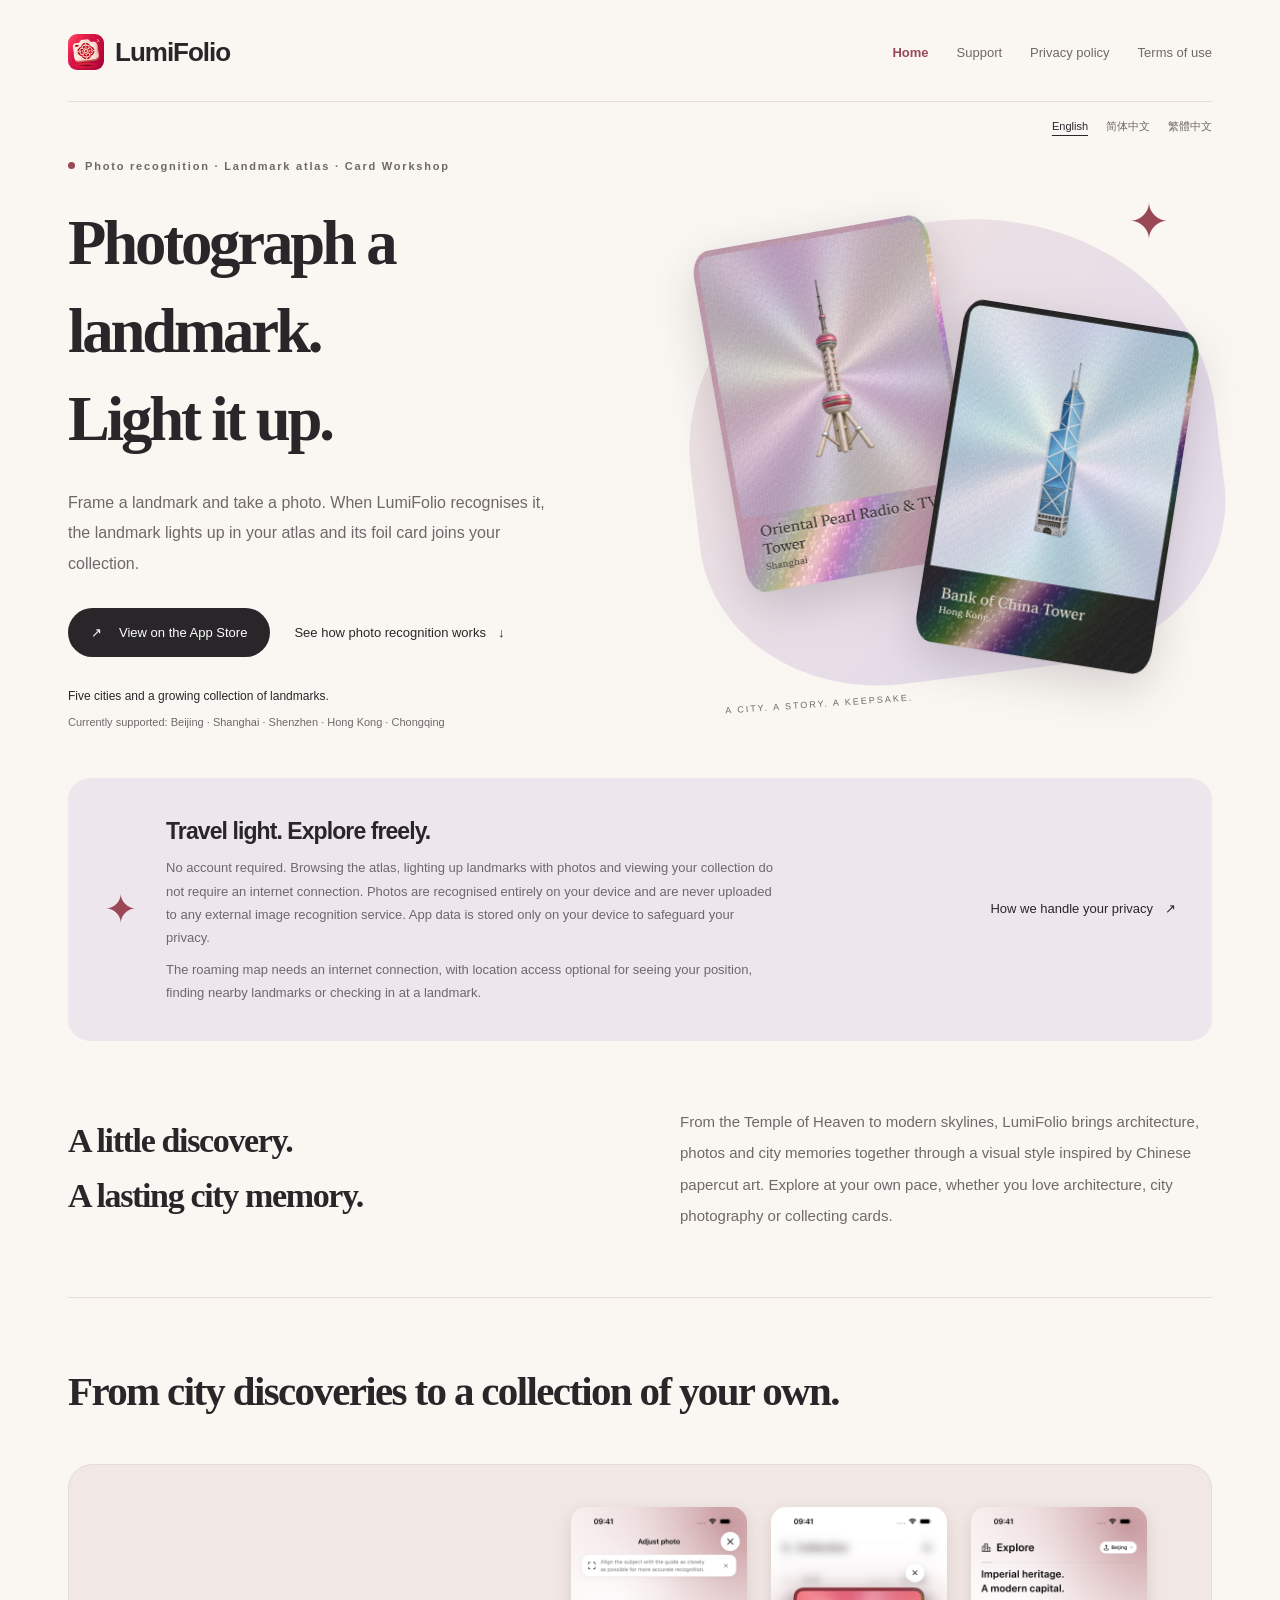
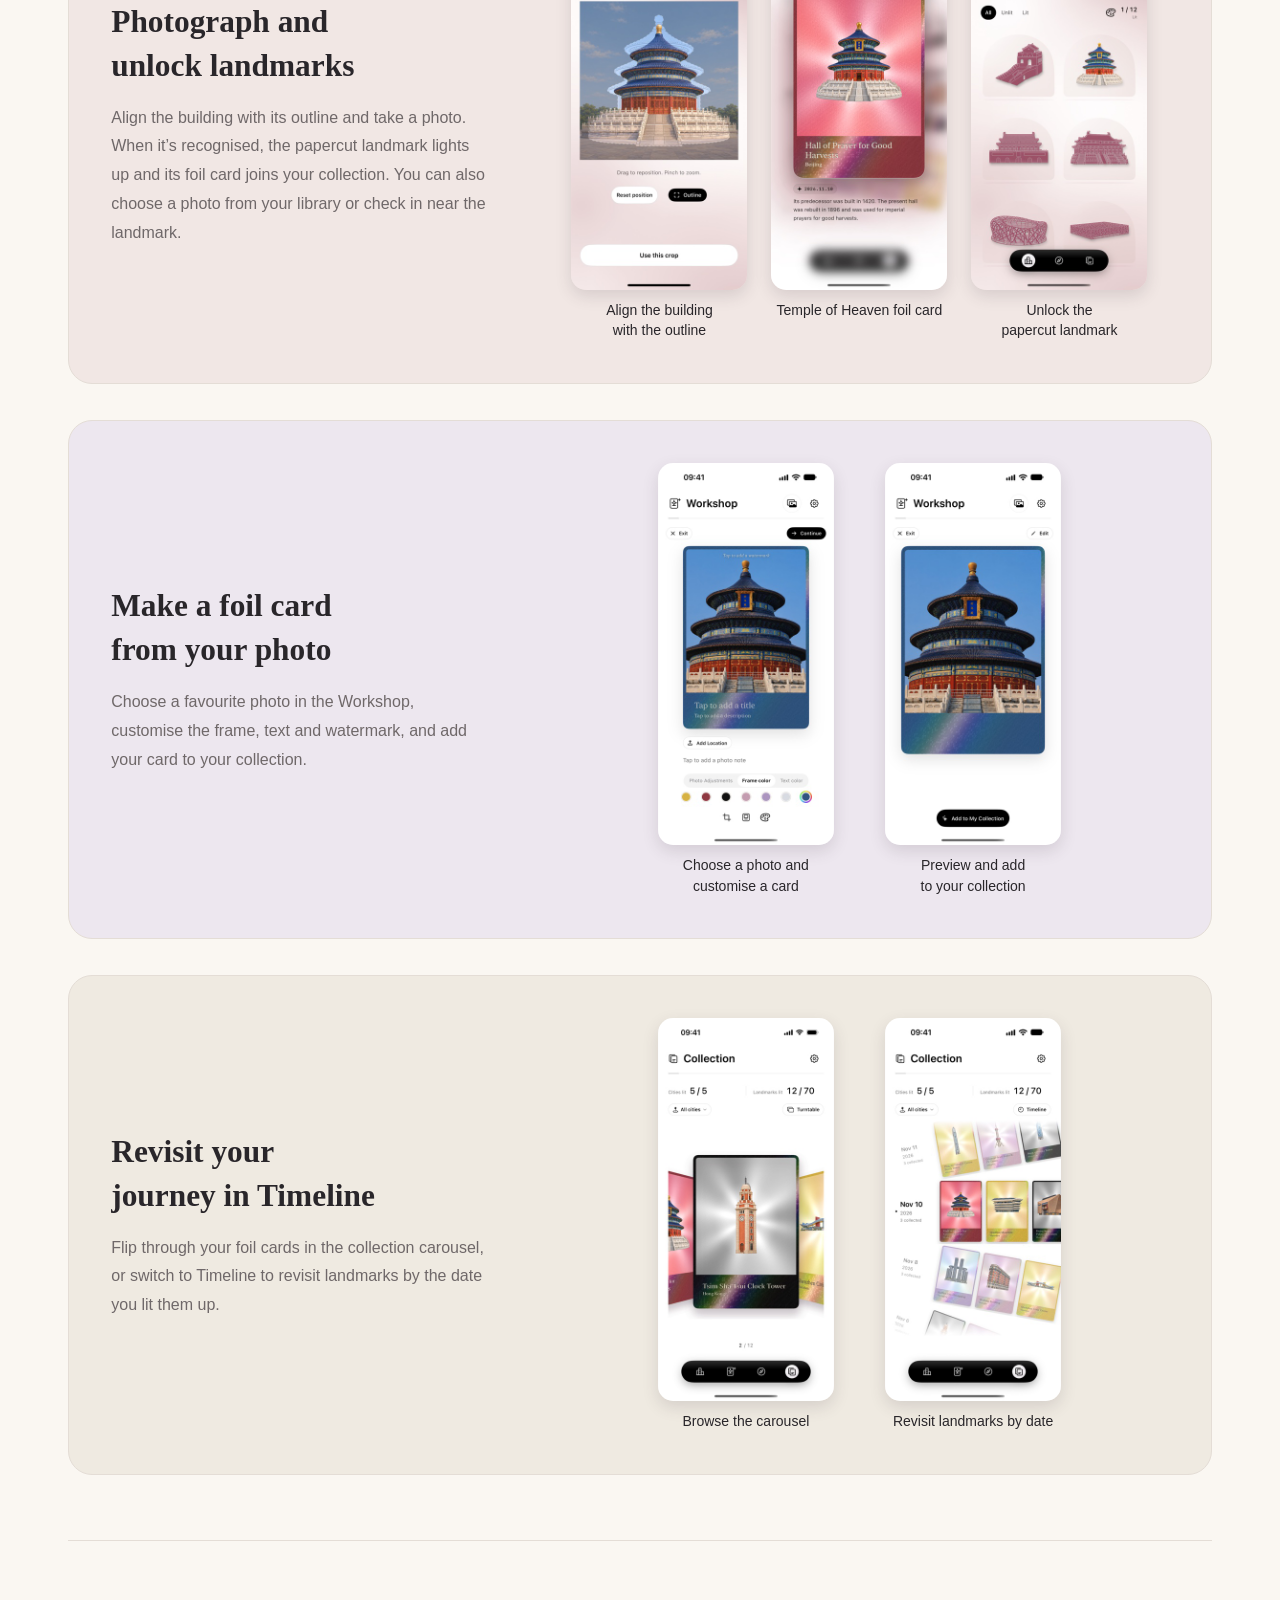
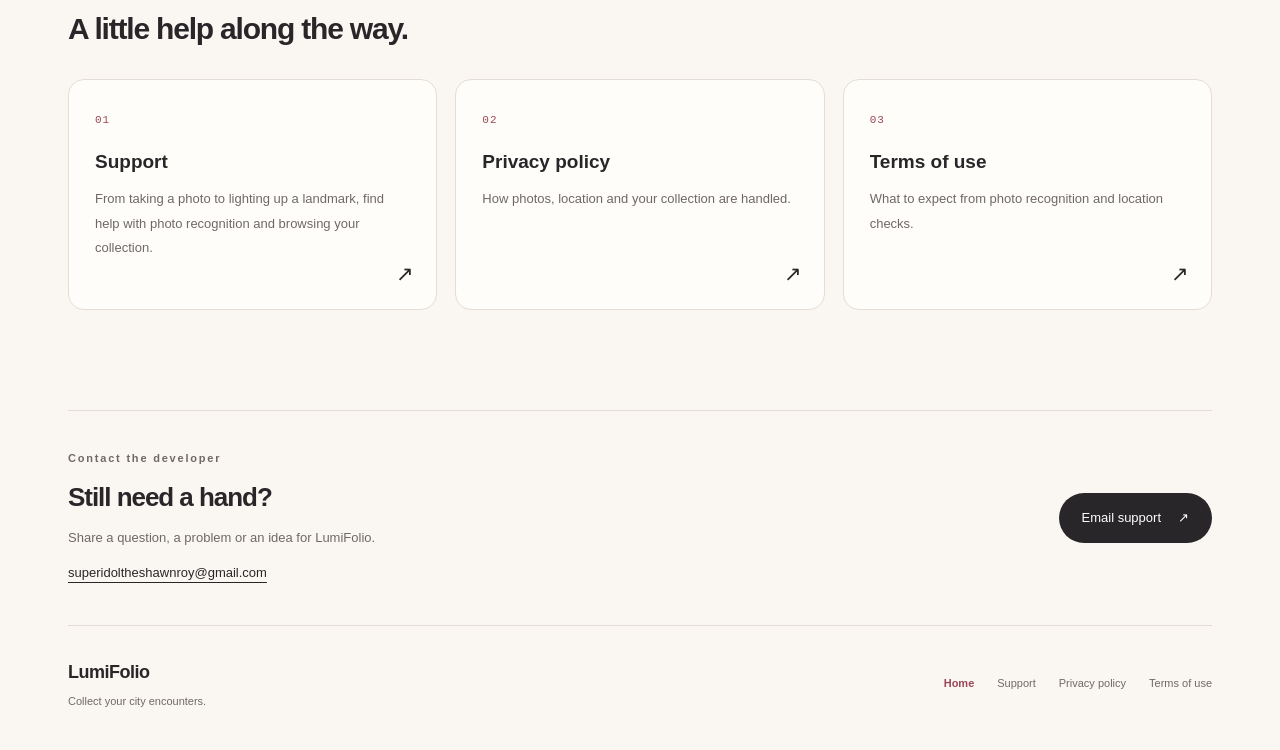
<file: index.html>
<!doctype html>
<html lang="en"><head><meta charset="utf-8"><meta name="viewport" content="width=device-width,initial-scale=1"><meta name="description" content="Frame a landmark and take a photo. When LumiFolio recognises it, the landmark lights up in your atlas and its foil card joins your collection."><meta name="theme-color" content="#faf7f2"><title>Photograph a landmark. Light it up. · LumiFolio</title><link rel="canonical" href="https://superidoltheshawnroy.github.io/lumifolio-support/index.html"><link rel="alternate" hreflang="en" href="https://superidoltheshawnroy.github.io/lumifolio-support/index.html"><link rel="alternate" hreflang="zh-Hans" href="https://superidoltheshawnroy.github.io/lumifolio-support/zh-Hans/index.html"><link rel="alternate" hreflang="zh-Hant" href="https://superidoltheshawnroy.github.io/lumifolio-support/zh-Hant/index.html"><meta property="og:title" content="Photograph a landmark. Light it up. · LumiFolio"><meta property="og:description" content="Frame a landmark and take a photo. When LumiFolio recognises it, the landmark lights up in your atlas and its foil card joins your collection."><meta property="og:type" content="website"><meta property="og:url" content="https://superidoltheshawnroy.github.io/lumifolio-support/index.html"><link rel="icon" href="assets/icon.png"><link rel="stylesheet" href="style.css?v=3fcf61dfce1c"></head>
<body class="page-home"><a class="skip" href="#content">Home</a><div class="page"><header><a class="brand" href="index.html"><img src="assets/icon.png" width="36" height="36" alt="">LumiFolio</a><nav aria-label="Information"><a href="index.html" aria-current="page">Home</a><a href="support.html">Support</a><a href="privacy.html">Privacy policy</a><a href="terms.html">Terms of use</a></nav></header><div class="languages"><a href="index.html" lang="en" hreflang="en" aria-current="true">English</a><a href="zh-Hans/index.html" lang="zh-Hans" hreflang="zh-Hans">简体中文</a><a href="zh-Hant/index.html" lang="zh-Hant" hreflang="zh-Hant">繁體中文</a></div><main id="content"><div class="title-block"><div class="title-copy"><span class="eyebrow"><i class="status-dot" aria-hidden="true"></i>Photo recognition · Landmark atlas · Card Workshop</span><h1><span>Photograph a landmark.</span><span>Light it up.</span></h1><p class="lead">Frame a landmark and take a photo. When LumiFolio recognises it, the landmark lights up in your atlas and its foil card joins your collection.</p><div class="hero-actions"><a class="app-store" href="https://apps.apple.com/app/id6829957036"><span aria-hidden="true">↗</span>View on the App Store</a><a class="text-link" href="#inside">See how photo recognition works <span aria-hidden="true">↓</span></a></div><p class="hero-meta">Five cities and a growing collection of landmarks.</p><p class="hero-cities">Currently supported: Beijing · Shanghai · Shenzhen · Hong Kong · Chongqing</p></div><div class="hero-art" role="img" aria-label="Collectible foil cards of Shanghai’s Oriental Pearl Tower and Hong Kong’s Bank of China Tower"><span class="art-orbit" aria-hidden="true"></span><span class="art-star" aria-hidden="true">✦</span><span class="hero-card hero-card-left"><img src="assets/screenshots/en/hero-shanghai.png" width="557" height="800" alt="" fetchpriority="high"></span><span class="hero-card hero-card-right"><img src="assets/screenshots/en/hero-hong-kong.png" width="557" height="800" alt=""></span><span class="art-note" aria-hidden="true">A CITY. A STORY. A KEEPSAKE.</span></div></div><div class="home-content"><aside class="privacy-banner" id="offline"><span class="privacy-mark" aria-hidden="true">✦</span><div><h2>Travel light. Explore freely.</h2><p>No account required. Browsing the atlas, lighting up landmarks with photos and viewing your collection do not require an internet connection. Photos are recognised entirely on your device and are never uploaded to any external image recognition service. App data is stored only on your device to safeguard your privacy.</p><p>The roaming map needs an internet connection, with location access optional for seeing your position, finding nearby landmarks or checking in at a landmark.</p></div><a class="text-link" href="privacy.html">How we handle your privacy <span aria-hidden="true">↗</span></a></aside><section class="position section"><h2>A little discovery.<br>A lasting city memory.</h2><p>From the Temple of Heaven to modern skylines, LumiFolio brings architecture, photos and city memories together through a visual style inspired by Chinese papercut art. Explore at your own pace, whether you love architecture, city photography or collecting cards.</p></section><section class="journey section" id="inside"><h2>From city discoveries to a collection of your own.</h2><div class="journey-grid"><article class="journey-item"><div class="journey-copy"><h3>Photograph and unlock landmarks</h3><p>Align the building with its outline and take a photo. When it’s recognised, the papercut landmark lights up and its foil card joins your collection. You can also choose a photo from your library or check in near the landmark.</p></div><div class="journey-art"><figure><a href="assets/screenshots/en/08-photo-light-screen.jpg"><img src="assets/screenshots/en/08-photo-light-screen.jpg" width="368" height="800" loading="lazy" decoding="async" alt="A photo of the Temple of Heaven aligned with the landmark outline"></a><figcaption>Align the building with the outline</figcaption></figure><figure><a href="assets/screenshots/en/06-flash-screen.jpg"><img src="assets/screenshots/en/06-flash-screen.jpg" width="368" height="800" loading="lazy" decoding="async" alt="The Temple of Heaven landmark foil card added to the collection after it was lit up"></a><figcaption>Temple of Heaven foil card</figcaption></figure><figure><a href="assets/screenshots/en/lit-atlas-screen.jpg"><img src="assets/screenshots/en/lit-atlas-screen.jpg" width="368" height="800" loading="lazy" decoding="async" alt="The Beijing atlas with the Temple of Heaven lit up among papercut silhouettes"></a><figcaption>Unlock the papercut landmark</figcaption></figure></div></article><article class="journey-item"><div class="journey-copy"><h3>Make a foil card from your photo</h3><p>Choose a favourite photo in the Workshop, customise the frame, text and watermark, and add your card to your collection.</p></div><div class="journey-art"><figure><a href="assets/screenshots/en/workshop-editor-screen.jpg"><img src="assets/screenshots/en/workshop-editor-screen.jpg" width="368" height="800" loading="lazy" decoding="async" alt="Editing the frame and text of a foil card in the Workshop"></a><figcaption>Choose a photo and customise a card</figcaption></figure><figure><a href="assets/screenshots/en/workshop-card-screen.jpg"><img src="assets/screenshots/en/workshop-card-screen.jpg" width="368" height="800" loading="lazy" decoding="async" alt="A foil card made from a photo of the Temple of Heaven in the Workshop"></a><figcaption>Preview and add to your collection</figcaption></figure></div></article><article class="journey-item"><div class="journey-copy"><h3>Revisit your journey in Timeline</h3><p>Flip through your foil cards in the collection carousel, or switch to Timeline to revisit landmarks by the date you lit them up.</p></div><div class="journey-art"><figure><a href="assets/screenshots/en/carousel-screen.jpg"><img src="assets/screenshots/en/carousel-screen.jpg" width="368" height="800" loading="lazy" decoding="async" alt="A landmark foil card centred in the carousel, with adjacent cards visible on both sides"></a><figcaption>Browse the carousel</figcaption></figure><figure><a href="assets/screenshots/en/timeline-screen.jpg"><img src="assets/screenshots/en/timeline-screen.jpg" width="368" height="800" loading="lazy" decoding="async" alt="Collected landmark foil cards arranged by date in Timeline"></a><figcaption>Revisit landmarks by date</figcaption></figure></div></article></div></section><section class="resources section"><h2>A little help along the way.</h2><div class="routes"><a href="support.html"><span class="route-number">01</span><h3>Support</h3><p>From taking a photo to lighting up a landmark, find help with photo recognition and browsing your collection.</p><span class="route-arrow" aria-hidden="true">↗</span></a><a href="privacy.html"><span class="route-number">02</span><h3>Privacy policy</h3><p>How photos, location and your collection are handled.</p><span class="route-arrow" aria-hidden="true">↗</span></a><a href="terms.html"><span class="route-number">03</span><h3>Terms of use</h3><p>What to expect from photo recognition and location checks.</p><span class="route-arrow" aria-hidden="true">↗</span></a></div></section></div><aside class="contact"><div><span class="eyebrow">Contact the developer</span><h2>Still need a hand?</h2><p>Share a question, a problem or an idea for LumiFolio.</p><a class="email" href="mailto:superidoltheshawnroy@gmail.com?subject=LumiFolio%20support">superidoltheshawnroy@gmail.com</a></div><a class="email-button" href="mailto:superidoltheshawnroy@gmail.com?subject=LumiFolio%20support">Email support <span aria-hidden="true">↗</span></a></aside></main><footer><div><a class="footer-brand" href="index.html">LumiFolio</a><p>Collect your city encounters.</p></div><div class="footer-links"><a href="index.html" aria-current="page">Home</a><a href="support.html">Support</a><a href="privacy.html">Privacy policy</a><a href="terms.html">Terms of use</a></div></footer></div></body></html>
</file>
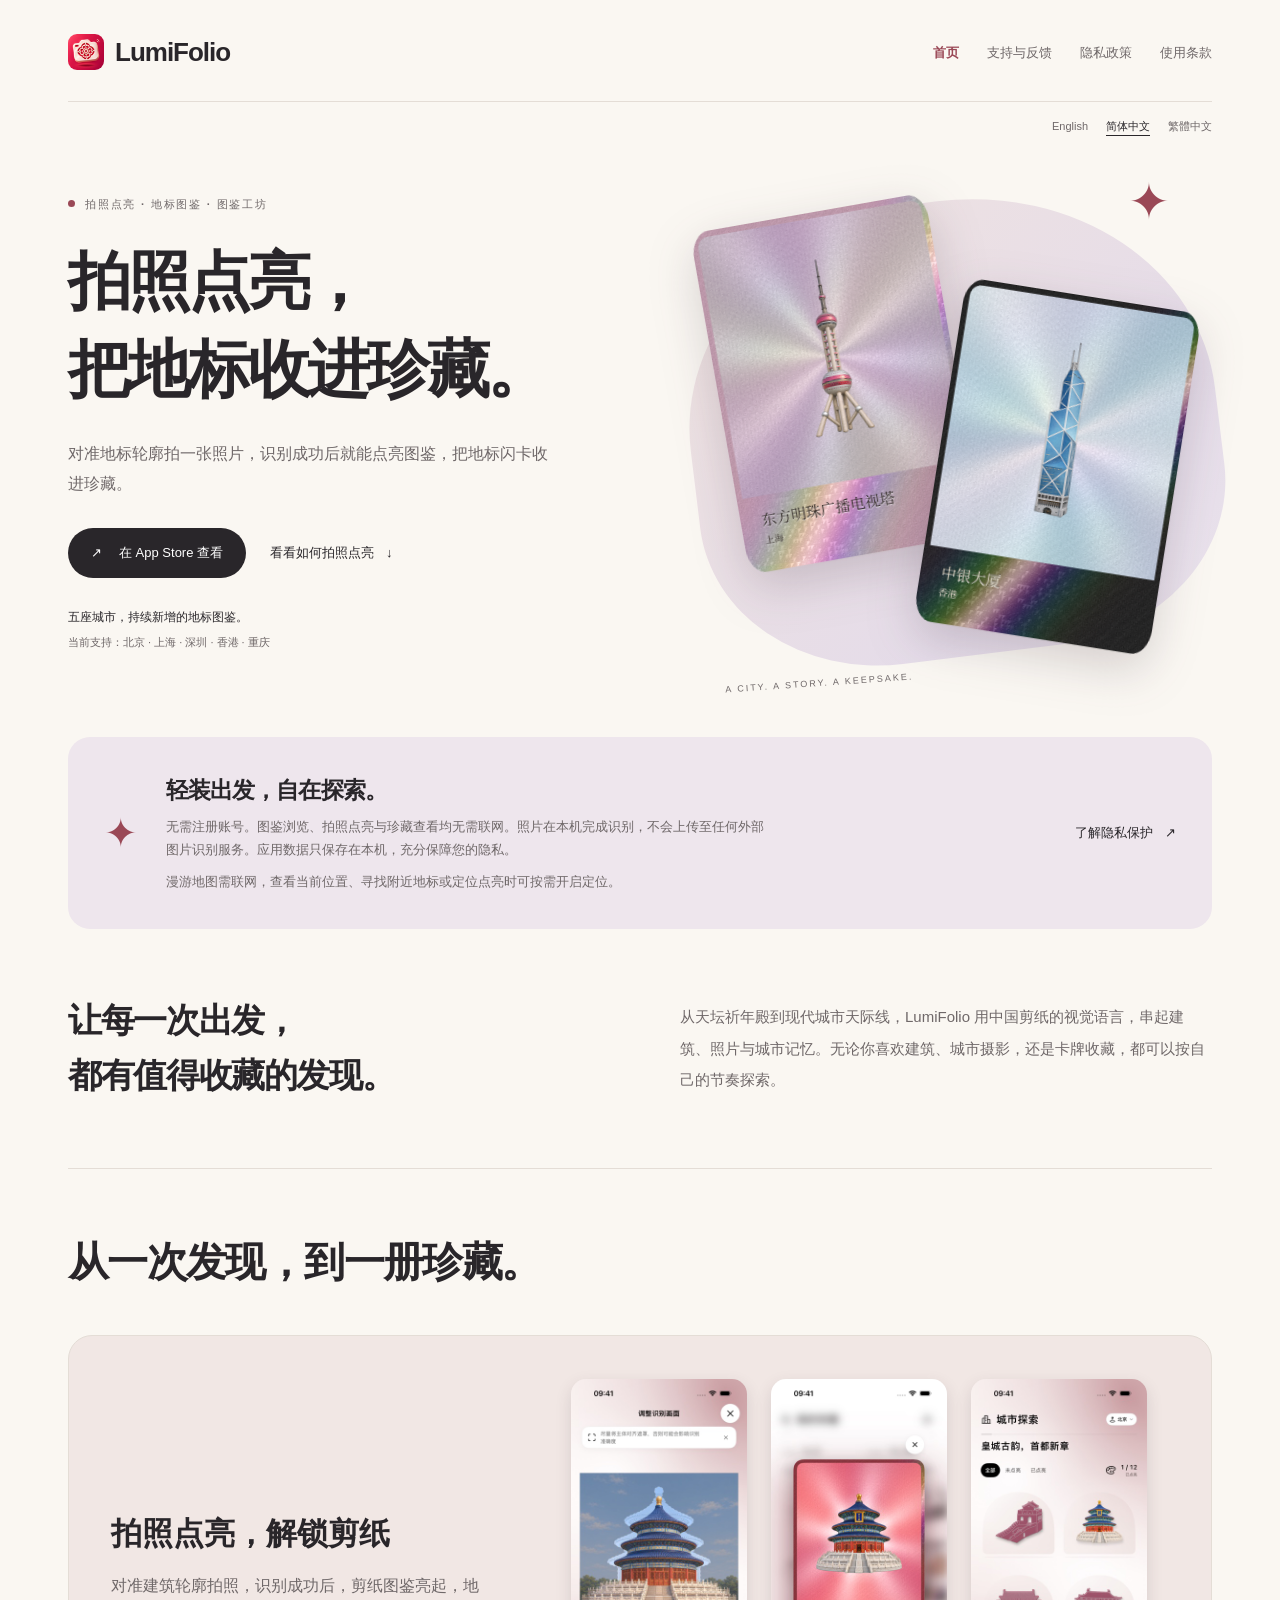
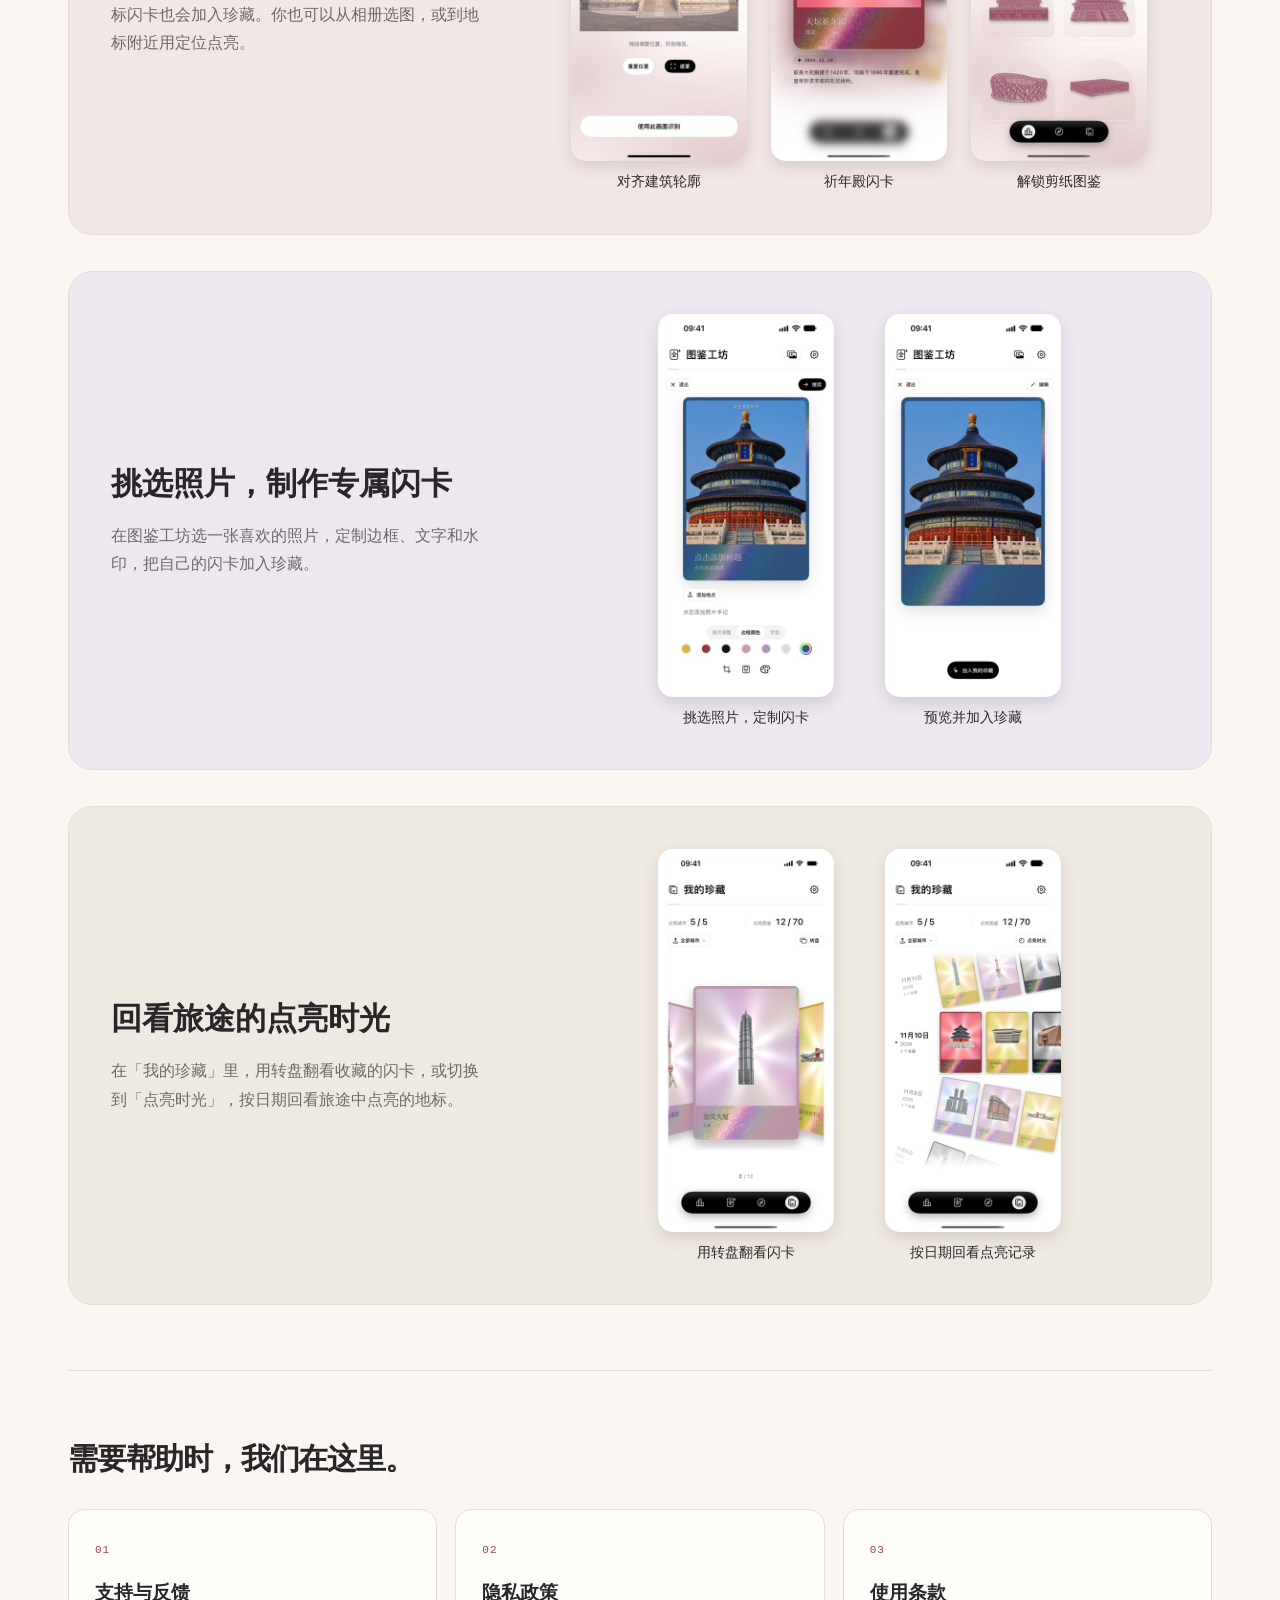
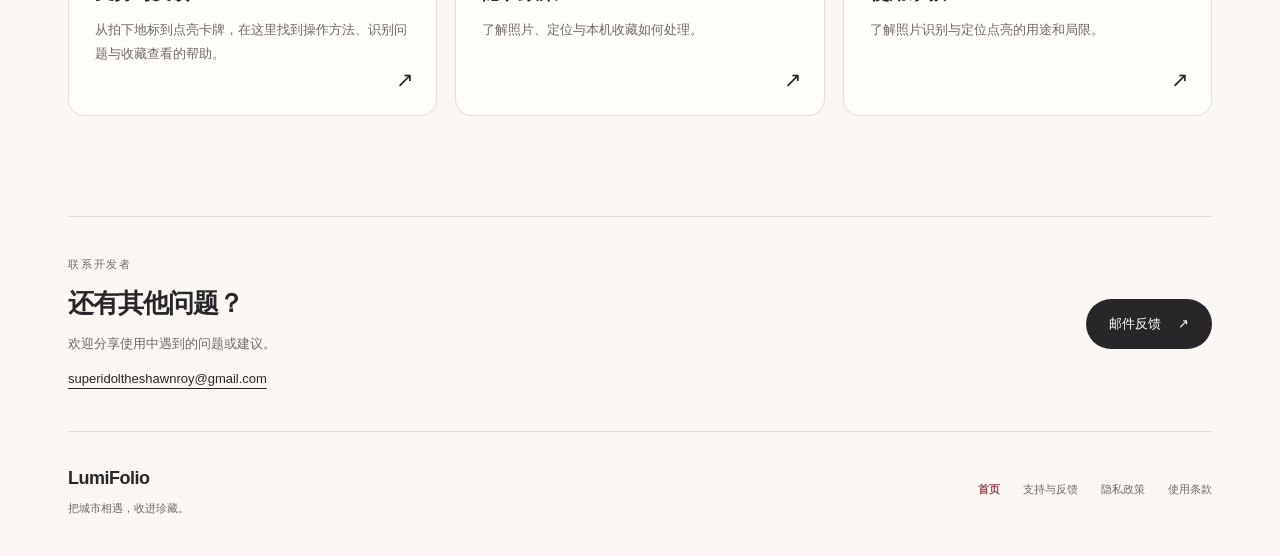
<file: zh-Hans/index.html>
<!doctype html>
<html lang="zh-Hans"><head><meta charset="utf-8"><meta name="viewport" content="width=device-width,initial-scale=1"><meta name="description" content="对准地标轮廓拍一张照片，识别成功后就能点亮图鉴，把地标闪卡收进珍藏。"><meta name="theme-color" content="#faf7f2"><title>拍照点亮，把地标收进珍藏。 · LumiFolio</title><link rel="canonical" href="https://superidoltheshawnroy.github.io/lumifolio-support/zh-Hans/index.html"><link rel="alternate" hreflang="en" href="https://superidoltheshawnroy.github.io/lumifolio-support/index.html"><link rel="alternate" hreflang="zh-Hans" href="https://superidoltheshawnroy.github.io/lumifolio-support/zh-Hans/index.html"><link rel="alternate" hreflang="zh-Hant" href="https://superidoltheshawnroy.github.io/lumifolio-support/zh-Hant/index.html"><meta property="og:title" content="拍照点亮，把地标收进珍藏。 · LumiFolio"><meta property="og:description" content="对准地标轮廓拍一张照片，识别成功后就能点亮图鉴，把地标闪卡收进珍藏。"><meta property="og:type" content="website"><meta property="og:url" content="https://superidoltheshawnroy.github.io/lumifolio-support/zh-Hans/index.html"><link rel="icon" href="../assets/icon.png"><link rel="stylesheet" href="../style.css?v=3fcf61dfce1c"></head>
<body class="page-home"><a class="skip" href="#content">首页</a><div class="page"><header><a class="brand" href="index.html"><img src="../assets/icon.png" width="36" height="36" alt="">LumiFolio</a><nav aria-label="说明"><a href="index.html" aria-current="page">首页</a><a href="support.html">支持与反馈</a><a href="privacy.html">隐私政策</a><a href="terms.html">使用条款</a></nav></header><div class="languages"><a href="../index.html" lang="en" hreflang="en">English</a><a href="../zh-Hans/index.html" lang="zh-Hans" hreflang="zh-Hans" aria-current="true">简体中文</a><a href="../zh-Hant/index.html" lang="zh-Hant" hreflang="zh-Hant">繁體中文</a></div><main id="content"><div class="title-block"><div class="title-copy"><span class="eyebrow"><i class="status-dot" aria-hidden="true"></i>拍照点亮 · 地标图鉴 · 图鉴工坊</span><h1><span>拍照点亮，</span><span>把地标收进珍藏。</span></h1><p class="lead">对准地标轮廓拍一张照片，识别成功后就能点亮图鉴，把地标闪卡收进珍藏。</p><div class="hero-actions"><a class="app-store" href="https://apps.apple.com/app/id6829957036"><span aria-hidden="true">↗</span>在 App Store 查看</a><a class="text-link" href="#inside">看看如何拍照点亮 <span aria-hidden="true">↓</span></a></div><p class="hero-meta">五座城市，持续新增的地标图鉴。</p><p class="hero-cities">当前支持：北京 · 上海 · 深圳 · 香港 · 重庆</p></div><div class="hero-art" role="img" aria-label="点亮后可收集的上海东方明珠闪卡和香港中银大厦闪卡"><span class="art-orbit" aria-hidden="true"></span><span class="art-star" aria-hidden="true">✦</span><span class="hero-card hero-card-left"><img src="../assets/screenshots/zh-Hans/hero-shanghai.png" width="557" height="800" alt="" fetchpriority="high"></span><span class="hero-card hero-card-right"><img src="../assets/screenshots/zh-Hans/hero-hong-kong.png" width="557" height="800" alt=""></span><span class="art-note" aria-hidden="true">A CITY. A STORY. A KEEPSAKE.</span></div></div><div class="home-content"><aside class="privacy-banner" id="offline"><span class="privacy-mark" aria-hidden="true">✦</span><div><h2>轻装出发，自在探索。</h2><p>无需注册账号。图鉴浏览、拍照点亮与珍藏查看均无需联网。照片在本机完成识别，不会上传至任何外部图片识别服务。应用数据只保存在本机，充分保障您的隐私。</p><p>漫游地图需联网，查看当前位置、寻找附近地标或定位点亮时可按需开启定位。</p></div><a class="text-link" href="privacy.html">了解隐私保护 <span aria-hidden="true">↗</span></a></aside><section class="position section"><h2>让每一次出发，<br>都有值得收藏的发现。</h2><p>从天坛祈年殿到现代城市天际线，LumiFolio 用中国剪纸的视觉语言，串起建筑、照片与城市记忆。无论你喜欢建筑、城市摄影，还是卡牌收藏，都可以按自己的节奏探索。</p></section><section class="journey section" id="inside"><h2>从一次发现，到一册珍藏。</h2><div class="journey-grid"><article class="journey-item"><div class="journey-copy"><h3>拍照点亮，解锁剪纸</h3><p>对准建筑轮廓拍照，识别成功后，剪纸图鉴亮起，地标闪卡也会加入珍藏。你也可以从相册选图，或到地标附近用定位点亮。</p></div><div class="journey-art"><figure><a href="../assets/screenshots/zh-Hans/08-photo-light-screen.jpg"><img src="../assets/screenshots/zh-Hans/08-photo-light-screen.jpg" width="368" height="800" loading="lazy" decoding="async" alt="拍照点亮中对齐天坛祈年殿的建筑轮廓"></a><figcaption>对齐建筑轮廓</figcaption></figure><figure><a href="../assets/screenshots/zh-Hans/06-flash-screen.jpg"><img src="../assets/screenshots/zh-Hans/06-flash-screen.jpg" width="368" height="800" loading="lazy" decoding="async" alt="拍照点亮后加入珍藏的天坛祈年殿地标闪卡"></a><figcaption>祈年殿闪卡</figcaption></figure><figure><a href="../assets/screenshots/zh-Hans/lit-atlas-screen.jpg"><img src="../assets/screenshots/zh-Hans/lit-atlas-screen.jpg" width="368" height="800" loading="lazy" decoding="async" alt="北京图鉴中已点亮的祈年殿与尚未点亮的剪纸地标"></a><figcaption>解锁剪纸图鉴</figcaption></figure></div></article><article class="journey-item"><div class="journey-copy"><h3>挑选照片，制作专属闪卡</h3><p>在图鉴工坊选一张喜欢的照片，定制边框、文字和水印，把自己的闪卡加入珍藏。</p></div><div class="journey-art"><figure><a href="../assets/screenshots/zh-Hans/workshop-editor-screen.jpg"><img src="../assets/screenshots/zh-Hans/workshop-editor-screen.jpg" width="368" height="800" loading="lazy" decoding="async" alt="在图鉴工坊调整照片闪卡的边框和文字"></a><figcaption>挑选照片，定制闪卡</figcaption></figure><figure><a href="../assets/screenshots/zh-Hans/workshop-card-screen.jpg"><img src="../assets/screenshots/zh-Hans/workshop-card-screen.jpg" width="368" height="800" loading="lazy" decoding="async" alt="图鉴工坊中预览以祈年殿照片制作的闪卡"></a><figcaption>预览并加入珍藏</figcaption></figure></div></article><article class="journey-item"><div class="journey-copy"><h3>回看旅途的点亮时光</h3><p>在「我的珍藏」里，用转盘翻看收藏的闪卡，或切换到「点亮时光」，按日期回看旅途中点亮的地标。</p></div><div class="journey-art"><figure><a href="../assets/screenshots/zh-Hans/carousel-screen.jpg"><img src="../assets/screenshots/zh-Hans/carousel-screen.jpg" width="368" height="800" loading="lazy" decoding="async" alt="上海金茂大厦闪卡居中，左右可见相邻卡片"></a><figcaption>用转盘翻看闪卡</figcaption></figure><figure><a href="../assets/screenshots/zh-Hans/timeline-screen.jpg"><img src="../assets/screenshots/zh-Hans/timeline-screen.jpg" width="368" height="800" loading="lazy" decoding="async" alt="点亮时光按日期展示已珍藏的地标闪卡"></a><figcaption>按日期回看点亮记录</figcaption></figure></div></article></div></section><section class="resources section"><h2>需要帮助时，我们在这里。</h2><div class="routes"><a href="support.html"><span class="route-number">01</span><h3>支持与反馈</h3><p>从拍下地标到点亮卡牌，在这里找到操作方法、识别问题与收藏查看的帮助。</p><span class="route-arrow" aria-hidden="true">↗</span></a><a href="privacy.html"><span class="route-number">02</span><h3>隐私政策</h3><p>了解照片、定位与本机收藏如何处理。</p><span class="route-arrow" aria-hidden="true">↗</span></a><a href="terms.html"><span class="route-number">03</span><h3>使用条款</h3><p>了解照片识别与定位点亮的用途和局限。</p><span class="route-arrow" aria-hidden="true">↗</span></a></div></section></div><aside class="contact"><div><span class="eyebrow">联系开发者</span><h2>还有其他问题？</h2><p>欢迎分享使用中遇到的问题或建议。</p><a class="email" href="mailto:superidoltheshawnroy@gmail.com?subject=LumiFolio%20support">superidoltheshawnroy@gmail.com</a></div><a class="email-button" href="mailto:superidoltheshawnroy@gmail.com?subject=LumiFolio%20support">邮件反馈 <span aria-hidden="true">↗</span></a></aside></main><footer><div><a class="footer-brand" href="index.html">LumiFolio</a><p>把城市相遇，收进珍藏。</p></div><div class="footer-links"><a href="index.html" aria-current="page">首页</a><a href="support.html">支持与反馈</a><a href="privacy.html">隐私政策</a><a href="terms.html">使用条款</a></div></footer></div></body></html>
</file>
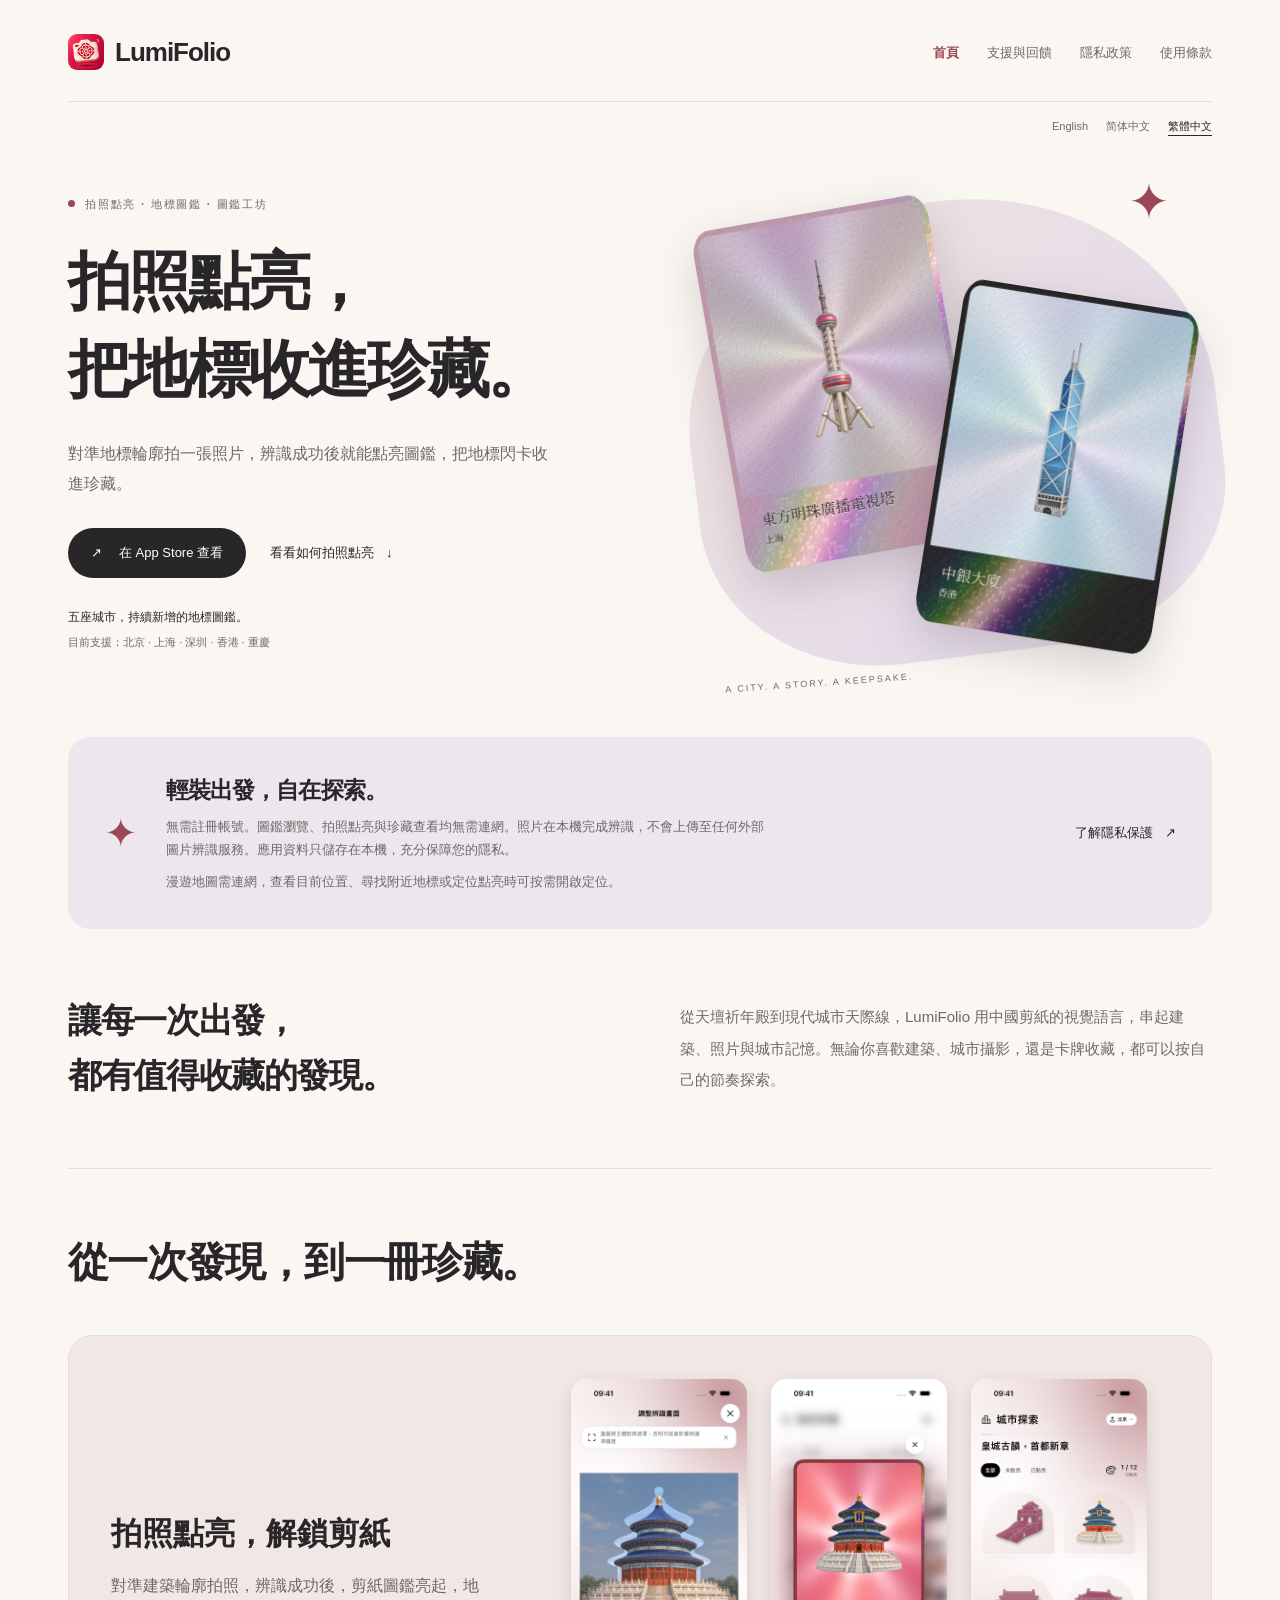
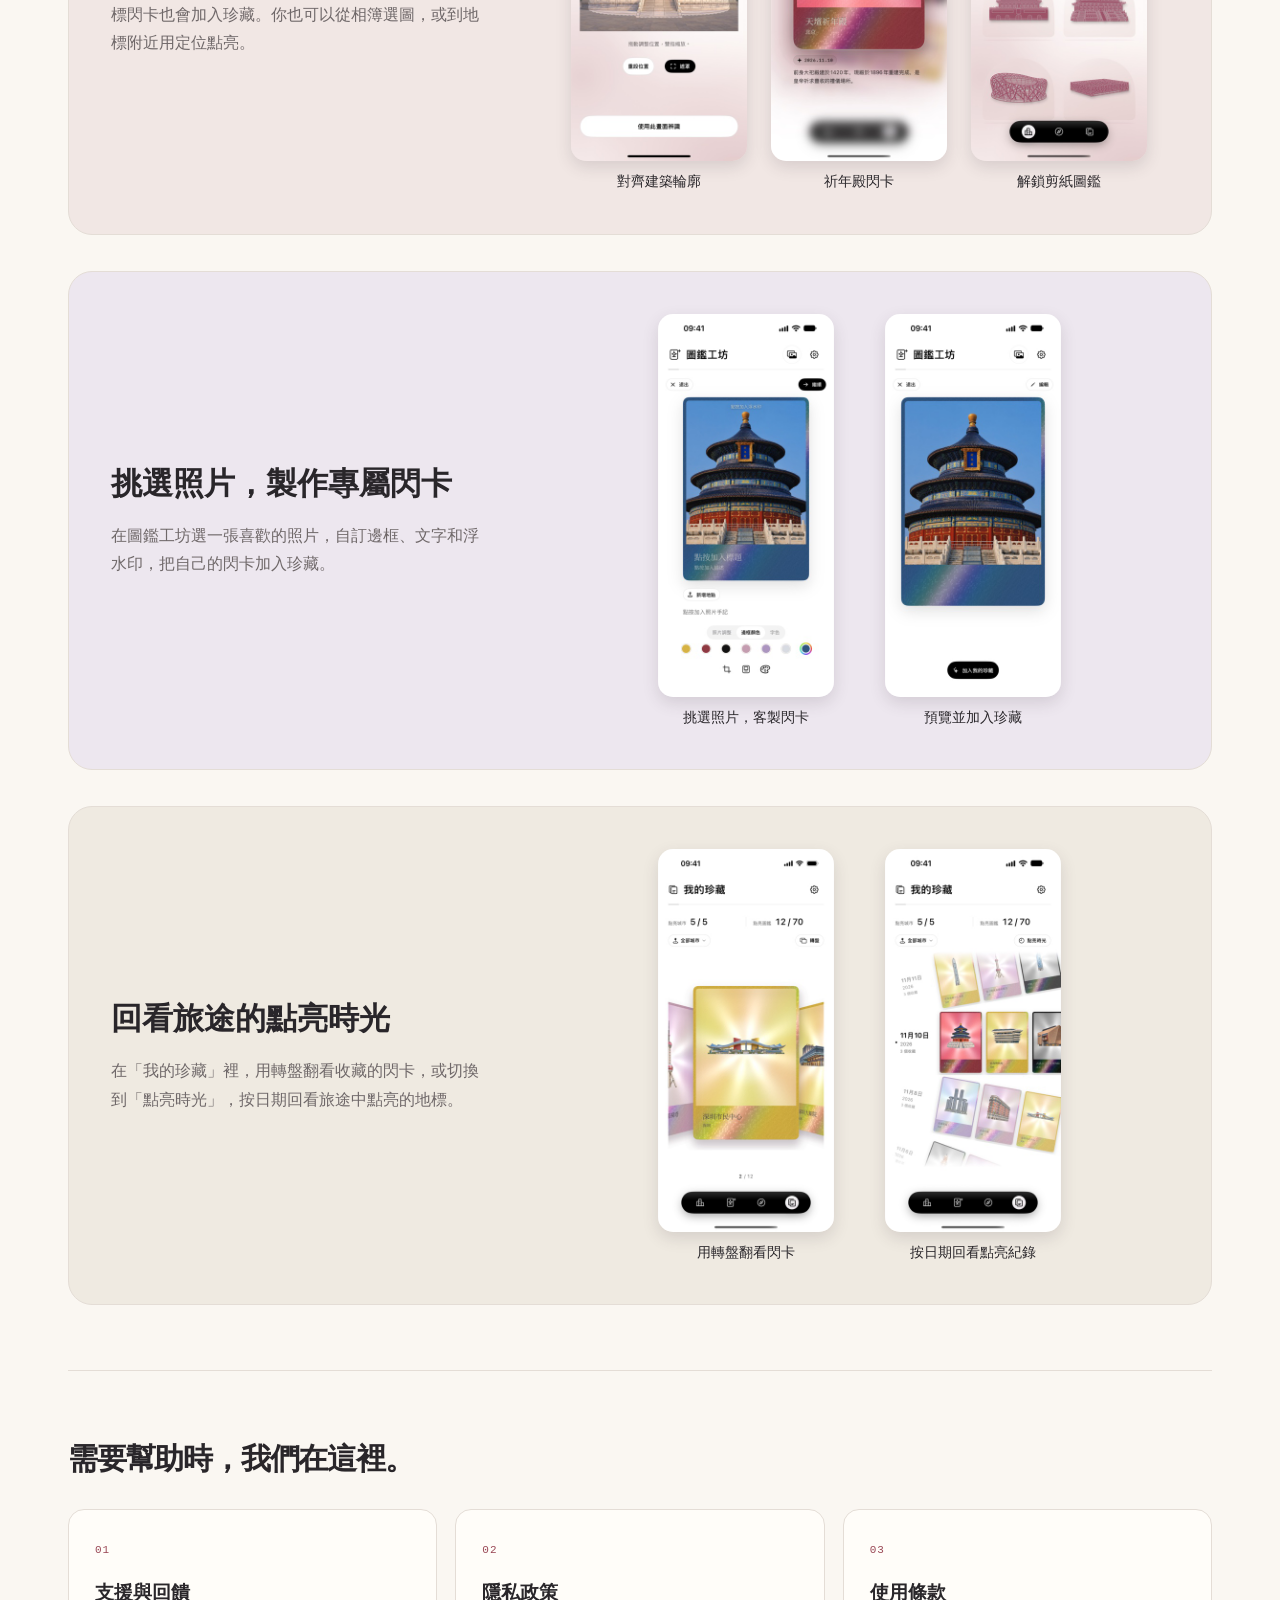
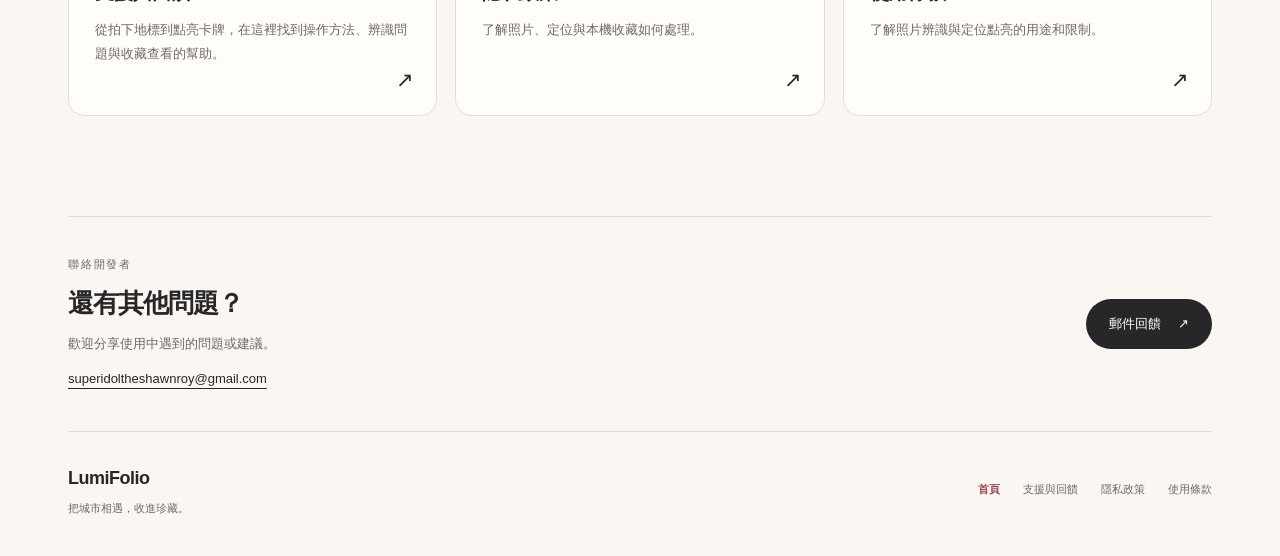
<file: zh-Hant/index.html>
<!doctype html>
<html lang="zh-Hant"><head><meta charset="utf-8"><meta name="viewport" content="width=device-width,initial-scale=1"><meta name="description" content="對準地標輪廓拍一張照片，辨識成功後就能點亮圖鑑，把地標閃卡收進珍藏。"><meta name="theme-color" content="#faf7f2"><title>拍照點亮，把地標收進珍藏。 · LumiFolio</title><link rel="canonical" href="https://superidoltheshawnroy.github.io/lumifolio-support/zh-Hant/index.html"><link rel="alternate" hreflang="en" href="https://superidoltheshawnroy.github.io/lumifolio-support/index.html"><link rel="alternate" hreflang="zh-Hans" href="https://superidoltheshawnroy.github.io/lumifolio-support/zh-Hans/index.html"><link rel="alternate" hreflang="zh-Hant" href="https://superidoltheshawnroy.github.io/lumifolio-support/zh-Hant/index.html"><meta property="og:title" content="拍照點亮，把地標收進珍藏。 · LumiFolio"><meta property="og:description" content="對準地標輪廓拍一張照片，辨識成功後就能點亮圖鑑，把地標閃卡收進珍藏。"><meta property="og:type" content="website"><meta property="og:url" content="https://superidoltheshawnroy.github.io/lumifolio-support/zh-Hant/index.html"><link rel="icon" href="../assets/icon.png"><link rel="stylesheet" href="../style.css?v=3fcf61dfce1c"></head>
<body class="page-home"><a class="skip" href="#content">首頁</a><div class="page"><header><a class="brand" href="index.html"><img src="../assets/icon.png" width="36" height="36" alt="">LumiFolio</a><nav aria-label="說明"><a href="index.html" aria-current="page">首頁</a><a href="support.html">支援與回饋</a><a href="privacy.html">隱私政策</a><a href="terms.html">使用條款</a></nav></header><div class="languages"><a href="../index.html" lang="en" hreflang="en">English</a><a href="../zh-Hans/index.html" lang="zh-Hans" hreflang="zh-Hans">简体中文</a><a href="../zh-Hant/index.html" lang="zh-Hant" hreflang="zh-Hant" aria-current="true">繁體中文</a></div><main id="content"><div class="title-block"><div class="title-copy"><span class="eyebrow"><i class="status-dot" aria-hidden="true"></i>拍照點亮 · 地標圖鑑 · 圖鑑工坊</span><h1><span>拍照點亮，</span><span>把地標收進珍藏。</span></h1><p class="lead">對準地標輪廓拍一張照片，辨識成功後就能點亮圖鑑，把地標閃卡收進珍藏。</p><div class="hero-actions"><a class="app-store" href="https://apps.apple.com/app/id6829957036"><span aria-hidden="true">↗</span>在 App Store 查看</a><a class="text-link" href="#inside">看看如何拍照點亮 <span aria-hidden="true">↓</span></a></div><p class="hero-meta">五座城市，持續新增的地標圖鑑。</p><p class="hero-cities">目前支援：北京 · 上海 · 深圳 · 香港 · 重慶</p></div><div class="hero-art" role="img" aria-label="點亮後可收藏的上海東方明珠閃卡和香港中銀大廈閃卡"><span class="art-orbit" aria-hidden="true"></span><span class="art-star" aria-hidden="true">✦</span><span class="hero-card hero-card-left"><img src="../assets/screenshots/zh-Hant/hero-shanghai.png" width="557" height="800" alt="" fetchpriority="high"></span><span class="hero-card hero-card-right"><img src="../assets/screenshots/zh-Hant/hero-hong-kong.png" width="557" height="800" alt=""></span><span class="art-note" aria-hidden="true">A CITY. A STORY. A KEEPSAKE.</span></div></div><div class="home-content"><aside class="privacy-banner" id="offline"><span class="privacy-mark" aria-hidden="true">✦</span><div><h2>輕裝出發，自在探索。</h2><p>無需註冊帳號。圖鑑瀏覽、拍照點亮與珍藏查看均無需連網。照片在本機完成辨識，不會上傳至任何外部圖片辨識服務。應用資料只儲存在本機，充分保障您的隱私。</p><p>漫遊地圖需連網，查看目前位置、尋找附近地標或定位點亮時可按需開啟定位。</p></div><a class="text-link" href="privacy.html">了解隱私保護 <span aria-hidden="true">↗</span></a></aside><section class="position section"><h2>讓每一次出發，<br>都有值得收藏的發現。</h2><p>從天壇祈年殿到現代城市天際線，LumiFolio 用中國剪紙的視覺語言，串起建築、照片與城市記憶。無論你喜歡建築、城市攝影，還是卡牌收藏，都可以按自己的節奏探索。</p></section><section class="journey section" id="inside"><h2>從一次發現，到一冊珍藏。</h2><div class="journey-grid"><article class="journey-item"><div class="journey-copy"><h3>拍照點亮，解鎖剪紙</h3><p>對準建築輪廓拍照，辨識成功後，剪紙圖鑑亮起，地標閃卡也會加入珍藏。你也可以從相簿選圖，或到地標附近用定位點亮。</p></div><div class="journey-art"><figure><a href="../assets/screenshots/zh-Hant/08-photo-light-screen.jpg"><img src="../assets/screenshots/zh-Hant/08-photo-light-screen.jpg" width="368" height="800" loading="lazy" decoding="async" alt="拍照點亮中對齊天壇祈年殿的建築輪廓"></a><figcaption>對齊建築輪廓</figcaption></figure><figure><a href="../assets/screenshots/zh-Hant/06-flash-screen.jpg"><img src="../assets/screenshots/zh-Hant/06-flash-screen.jpg" width="368" height="800" loading="lazy" decoding="async" alt="拍照點亮後加入珍藏的天壇祈年殿地標閃卡"></a><figcaption>祈年殿閃卡</figcaption></figure><figure><a href="../assets/screenshots/zh-Hant/lit-atlas-screen.jpg"><img src="../assets/screenshots/zh-Hant/lit-atlas-screen.jpg" width="368" height="800" loading="lazy" decoding="async" alt="北京圖鑑中已點亮的祈年殿與尚未點亮的剪紙地標"></a><figcaption>解鎖剪紙圖鑑</figcaption></figure></div></article><article class="journey-item"><div class="journey-copy"><h3>挑選照片，製作專屬閃卡</h3><p>在圖鑑工坊選一張喜歡的照片，自訂邊框、文字和浮水印，把自己的閃卡加入珍藏。</p></div><div class="journey-art"><figure><a href="../assets/screenshots/zh-Hant/workshop-editor-screen.jpg"><img src="../assets/screenshots/zh-Hant/workshop-editor-screen.jpg" width="368" height="800" loading="lazy" decoding="async" alt="在圖鑑工坊調整照片閃卡的邊框和文字"></a><figcaption>挑選照片，客製閃卡</figcaption></figure><figure><a href="../assets/screenshots/zh-Hant/workshop-card-screen.jpg"><img src="../assets/screenshots/zh-Hant/workshop-card-screen.jpg" width="368" height="800" loading="lazy" decoding="async" alt="圖鑑工坊中預覽以祈年殿照片製作的閃卡"></a><figcaption>預覽並加入珍藏</figcaption></figure></div></article><article class="journey-item"><div class="journey-copy"><h3>回看旅途的點亮時光</h3><p>在「我的珍藏」裡，用轉盤翻看收藏的閃卡，或切換到「點亮時光」，按日期回看旅途中點亮的地標。</p></div><div class="journey-art"><figure><a href="../assets/screenshots/zh-Hant/carousel-screen.jpg"><img src="../assets/screenshots/zh-Hant/carousel-screen.jpg" width="368" height="800" loading="lazy" decoding="async" alt="地標閃卡在轉盤中居中，左右可見相鄰卡片"></a><figcaption>用轉盤翻看閃卡</figcaption></figure><figure><a href="../assets/screenshots/zh-Hant/timeline-screen.jpg"><img src="../assets/screenshots/zh-Hant/timeline-screen.jpg" width="368" height="800" loading="lazy" decoding="async" alt="點亮時光按日期展示已珍藏的地標閃卡"></a><figcaption>按日期回看點亮紀錄</figcaption></figure></div></article></div></section><section class="resources section"><h2>需要幫助時，我們在這裡。</h2><div class="routes"><a href="support.html"><span class="route-number">01</span><h3>支援與回饋</h3><p>從拍下地標到點亮卡牌，在這裡找到操作方法、辨識問題與收藏查看的幫助。</p><span class="route-arrow" aria-hidden="true">↗</span></a><a href="privacy.html"><span class="route-number">02</span><h3>隱私政策</h3><p>了解照片、定位與本機收藏如何處理。</p><span class="route-arrow" aria-hidden="true">↗</span></a><a href="terms.html"><span class="route-number">03</span><h3>使用條款</h3><p>了解照片辨識與定位點亮的用途和限制。</p><span class="route-arrow" aria-hidden="true">↗</span></a></div></section></div><aside class="contact"><div><span class="eyebrow">聯絡開發者</span><h2>還有其他問題？</h2><p>歡迎分享使用中遇到的問題或建議。</p><a class="email" href="mailto:superidoltheshawnroy@gmail.com?subject=LumiFolio%20support">superidoltheshawnroy@gmail.com</a></div><a class="email-button" href="mailto:superidoltheshawnroy@gmail.com?subject=LumiFolio%20support">郵件回饋 <span aria-hidden="true">↗</span></a></aside></main><footer><div><a class="footer-brand" href="index.html">LumiFolio</a><p>把城市相遇，收進珍藏。</p></div><div class="footer-links"><a href="index.html" aria-current="page">首頁</a><a href="support.html">支援與回饋</a><a href="privacy.html">隱私政策</a><a href="terms.html">使用條款</a></div></footer></div></body></html>
</file>
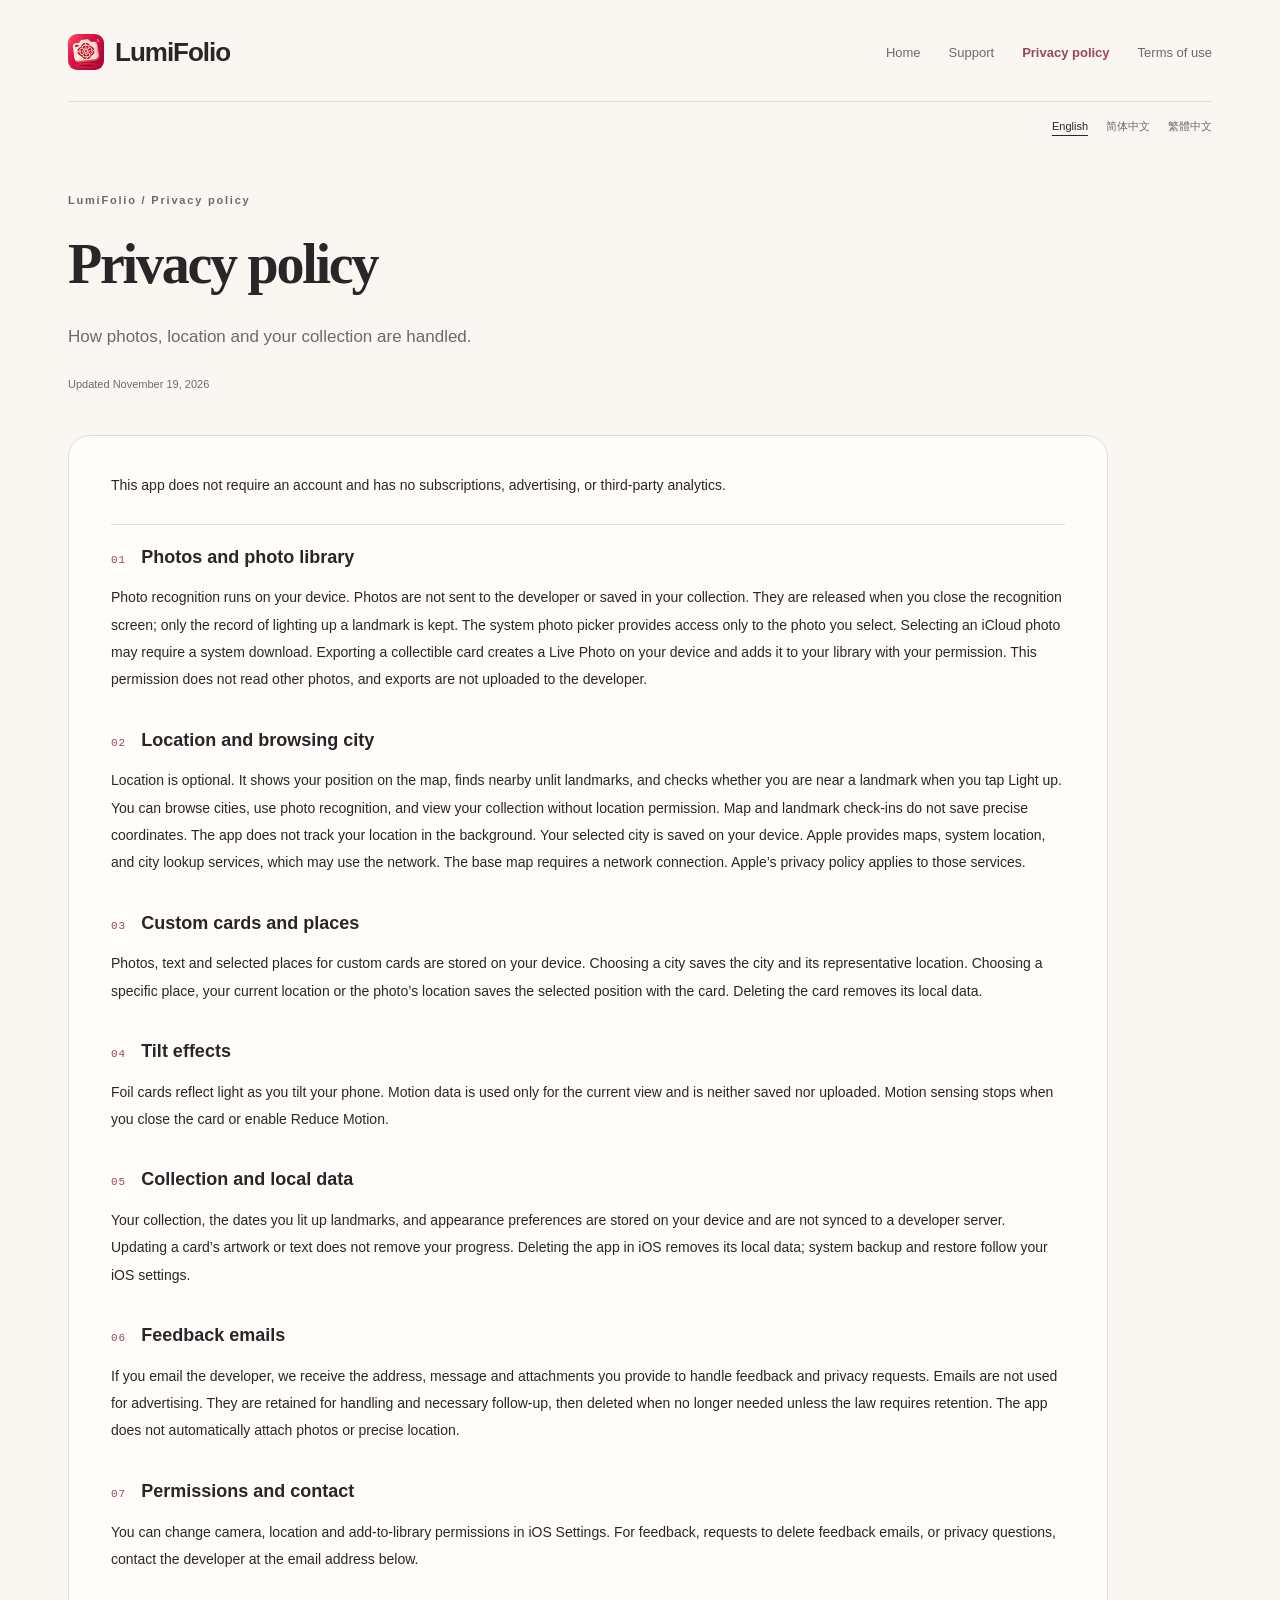
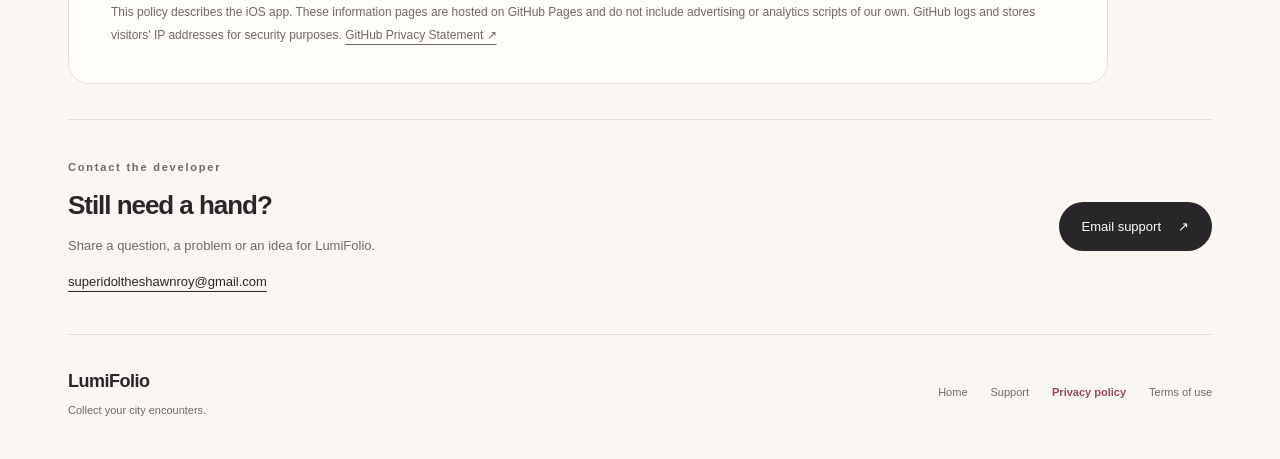
<file: privacy.html>
<!doctype html>
<html lang="en"><head><meta charset="utf-8"><meta name="viewport" content="width=device-width,initial-scale=1"><meta name="description" content="How photos, location and your collection are handled."><meta name="theme-color" content="#faf7f2"><title>Privacy policy · LumiFolio</title><link rel="canonical" href="https://superidoltheshawnroy.github.io/lumifolio-support/privacy.html"><link rel="alternate" hreflang="en" href="https://superidoltheshawnroy.github.io/lumifolio-support/privacy.html"><link rel="alternate" hreflang="zh-Hans" href="https://superidoltheshawnroy.github.io/lumifolio-support/zh-Hans/privacy.html"><link rel="alternate" hreflang="zh-Hant" href="https://superidoltheshawnroy.github.io/lumifolio-support/zh-Hant/privacy.html"><meta property="og:title" content="Privacy policy · LumiFolio"><meta property="og:description" content="How photos, location and your collection are handled."><meta property="og:type" content="website"><meta property="og:url" content="https://superidoltheshawnroy.github.io/lumifolio-support/privacy.html"><link rel="icon" href="assets/icon.png"><link rel="stylesheet" href="style.css"></head>
<body class="page-privacy"><a class="skip" href="#content">Privacy policy</a><div class="page"><header><a class="brand" href="index.html"><img src="assets/icon.png" width="36" height="36" alt="">LumiFolio</a><nav aria-label="Information"><a href="index.html">Home</a><a href="support.html">Support</a><a href="privacy.html" aria-current="page">Privacy policy</a><a href="terms.html">Terms of use</a></nav></header><div class="languages"><a href="privacy.html" lang="en" hreflang="en" aria-current="true">English</a><a href="zh-Hans/privacy.html" lang="zh-Hans" hreflang="zh-Hans">简体中文</a><a href="zh-Hant/privacy.html" lang="zh-Hant" hreflang="zh-Hant">繁體中文</a></div><main id="content"><div class="title-block"><div class="title-copy"><span class="eyebrow">LumiFolio / Privacy policy</span><h1>Privacy policy</h1><p class="lead">How photos, location and your collection are handled.</p><p class="date">Updated November 19, 2026</p></div></div><div class="document"><p class="summary">This app does not require an account and has no subscriptions, advertising, or third-party analytics.</p><section><h2><span class="number">01</span>Photos and photo library</h2><p>Photo recognition runs on your device. Photos are not sent to the developer or saved in your collection. They are released when you close the recognition screen; only the record of lighting up a landmark is kept. The system photo picker provides access only to the photo you select. Selecting an iCloud photo may require a system download. Exporting a collectible card creates a Live Photo on your device and adds it to your library with your permission. This permission does not read other photos, and exports are not uploaded to the developer.</p></section><section><h2><span class="number">02</span>Location and browsing city</h2><p>Location is optional. It shows your position on the map, finds nearby unlit landmarks, and checks whether you are near a landmark when you tap Light up. You can browse cities, use photo recognition, and view your collection without location permission. Map and landmark check-ins do not save precise coordinates. The app does not track your location in the background. Your selected city is saved on your device. Apple provides maps, system location, and city lookup services, which may use the network. The base map requires a network connection. Apple’s privacy policy applies to those services.</p></section><section><h2><span class="number">03</span>Custom cards and places</h2><p>Photos, text and selected places for custom cards are stored on your device. Choosing a city saves the city and its representative location. Choosing a specific place, your current location or the photo’s location saves the selected position with the card. Deleting the card removes its local data.</p></section><section><h2><span class="number">04</span>Tilt effects</h2><p>Foil cards reflect light as you tilt your phone. Motion data is used only for the current view and is neither saved nor uploaded. Motion sensing stops when you close the card or enable Reduce Motion.</p></section><section><h2><span class="number">05</span>Collection and local data</h2><p>Your collection, the dates you lit up landmarks, and appearance preferences are stored on your device and are not synced to a developer server. Updating a card’s artwork or text does not remove your progress. Deleting the app in iOS removes its local data; system backup and restore follow your iOS settings.</p></section><section><h2><span class="number">06</span>Feedback emails</h2><p>If you email the developer, we receive the address, message and attachments you provide to handle feedback and privacy requests. Emails are not used for advertising. They are retained for handling and necessary follow-up, then deleted when no longer needed unless the law requires retention. The app does not automatically attach photos or precise location.</p></section><section><h2><span class="number">07</span>Permissions and contact</h2><p>You can change camera, location and add-to-library permissions in iOS Settings. For feedback, requests to delete feedback emails, or privacy questions, contact the developer at the email address below.</p></section><p class="small-note">This policy describes the iOS app. These information pages are hosted on GitHub Pages and do not include advertising or analytics scripts of our own. GitHub logs and stores visitors&#x27; IP addresses for security purposes. <a href="https://docs.github.com/en/site-policy/privacy-policies/github-general-privacy-statement">GitHub Privacy Statement ↗</a></p></div><aside class="contact"><div><span class="eyebrow">Contact the developer</span><h2>Still need a hand?</h2><p>Share a question, a problem or an idea for LumiFolio.</p><a class="email" href="mailto:superidoltheshawnroy@gmail.com?subject=LumiFolio%20support">superidoltheshawnroy@gmail.com</a></div><a class="email-button" href="mailto:superidoltheshawnroy@gmail.com?subject=LumiFolio%20support">Email support <span aria-hidden="true">↗</span></a></aside></main><footer><div><a class="footer-brand" href="index.html">LumiFolio</a><p>Collect your city encounters.</p></div><div class="footer-links"><a href="index.html">Home</a><a href="support.html">Support</a><a href="privacy.html" aria-current="page">Privacy policy</a><a href="terms.html">Terms of use</a></div></footer></div></body></html>
</file>
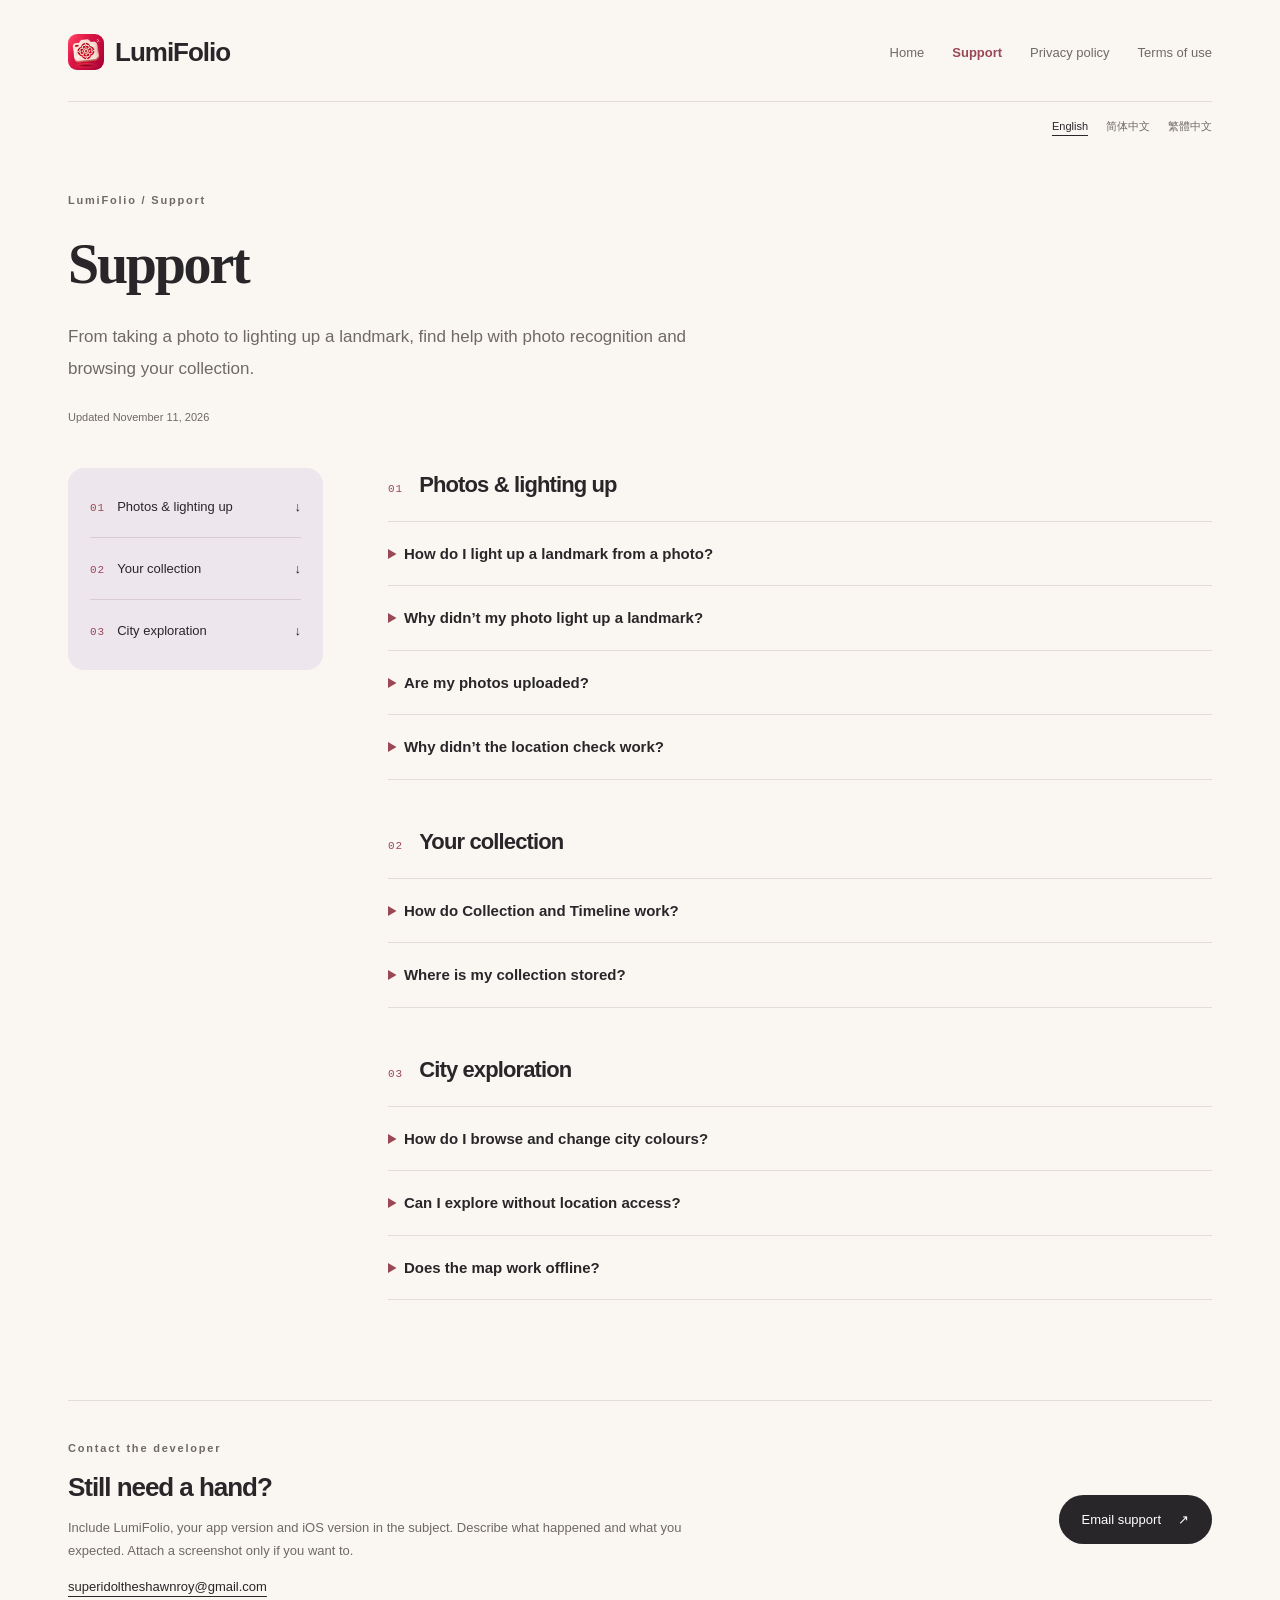
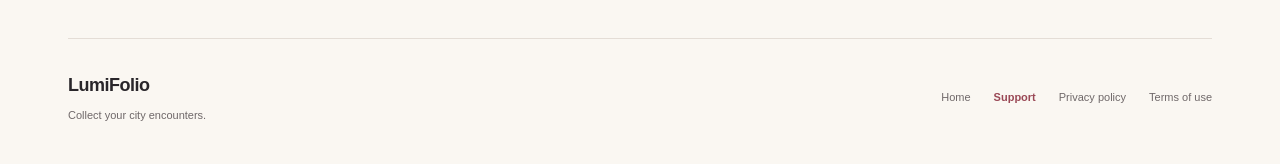
<file: support.html>
<!doctype html>
<html lang="en"><head><meta charset="utf-8"><meta name="viewport" content="width=device-width,initial-scale=1"><meta name="description" content="From taking a photo to lighting up a landmark, find help with photo recognition and browsing your collection."><meta name="theme-color" content="#faf7f2"><title>Support · LumiFolio</title><link rel="canonical" href="https://superidoltheshawnroy.github.io/lumifolio-support/support.html"><link rel="alternate" hreflang="en" href="https://superidoltheshawnroy.github.io/lumifolio-support/support.html"><link rel="alternate" hreflang="zh-Hans" href="https://superidoltheshawnroy.github.io/lumifolio-support/zh-Hans/support.html"><link rel="alternate" hreflang="zh-Hant" href="https://superidoltheshawnroy.github.io/lumifolio-support/zh-Hant/support.html"><meta property="og:title" content="Support · LumiFolio"><meta property="og:description" content="From taking a photo to lighting up a landmark, find help with photo recognition and browsing your collection."><meta property="og:type" content="website"><meta property="og:url" content="https://superidoltheshawnroy.github.io/lumifolio-support/support.html"><link rel="icon" href="assets/icon.png"><link rel="stylesheet" href="style.css"></head>
<body class="page-support"><a class="skip" href="#content">Support</a><div class="page"><header><a class="brand" href="index.html"><img src="assets/icon.png" width="36" height="36" alt="">LumiFolio</a><nav aria-label="Information"><a href="index.html">Home</a><a href="support.html" aria-current="page">Support</a><a href="privacy.html">Privacy policy</a><a href="terms.html">Terms of use</a></nav></header><div class="languages"><a href="support.html" lang="en" hreflang="en" aria-current="true">English</a><a href="zh-Hans/support.html" lang="zh-Hans" hreflang="zh-Hans">简体中文</a><a href="zh-Hant/support.html" lang="zh-Hant" hreflang="zh-Hant">繁體中文</a></div><main id="content"><div class="title-block"><div class="title-copy"><span class="eyebrow">LumiFolio / Support</span><h1>Support</h1><p class="lead">From taking a photo to lighting up a landmark, find help with photo recognition and browsing your collection.</p><p class="date">Updated November 11, 2026</p></div></div><div class="support-layout"><aside class="help-topics" aria-label="What can we help with?"><a href="#help-0"><span class="number">01</span>Photos &amp; lighting up<span aria-hidden="true">↓</span></a><a href="#help-1"><span class="number">02</span>Your collection<span aria-hidden="true">↓</span></a><a href="#help-2"><span class="number">03</span>City exploration<span aria-hidden="true">↓</span></a></aside><div class="faq-content"><section class="faq-group" id="help-0"><h2><span class="number">01</span>Photos &amp; lighting up</h2><details><summary>How do I light up a landmark from a photo?</summary><p>Open an unlit silhouette, tap Light up, and use the Photo tab. Take a photo with the subject aligned to the outline, or choose a photo from your library and confirm the square crop. Recognition runs on your device. Selecting an iCloud photo may require a system download over the internet.</p></details><details><summary>Why didn’t my photo light up a landmark?</summary><p>To protect your photo privacy, recognition runs on your device without uploading photos or using cloud recognition services. On-device recognition can miss or incorrectly match a landmark. Lighting, angle and obstructions can also affect the result. Try brighter light, another angle, less obstruction or a different photo, with the subject aligned to the outline.</p></details><details><summary>Are my photos uploaded?</summary><p>Recognition runs on your device. The app does not upload recognition photos to the developer. Apple may download an iCloud photo you select or provide location and city services.</p></details><details><summary>Why didn’t the location check work?</summary><p>Check location permission and try again near the landmark. An imprecise or uncertain location may prevent the landmark from lighting up. You can use a photo instead.</p></details></section><section class="faq-group" id="help-1"><h2><span class="number">02</span>Your collection</h2><details><summary>How do Collection and Timeline work?</summary><p>In Collection, use the display button to switch between the card carousel and Timeline. Choose all cities or a selection of cities. Tap a card to read its note and drag it or tilt your phone to see the foil reflection.</p></details><details><summary>Where is my collection stored?</summary><p>Your collection and the dates you lit up landmarks are saved on the device. There is no app account or developer-operated cloud sync. System backup and restoration depend on your iOS settings.</p></details></section><section class="faq-group" id="help-2"><h2><span class="number">03</span>City exploration</h2><details><summary>How do I browse and change city colours?</summary><p>Swipe up or down to choose a city, then tap its card to open the atlas. Pinch the atlas to switch between two, three, and four columns. The colour button in the city atlas changes that city’s colours; Restore city defaults resets only that city.</p></details><details><summary>Can I explore without location access?</summary><p>Yes. Browse any supported city and light up landmarks using the camera or a photo from your library. Location access is optional.</p></details><details><summary>Does the map work offline?</summary><p>The map requires a network connection. Without a connection, you can still browse bundled city cards and use on-device photo recognition. You can open the guide again from Settings.</p></details></section></div></div><aside class="contact"><div><span class="eyebrow">Contact the developer</span><h2>Still need a hand?</h2><p>Include LumiFolio, your app version and iOS version in the subject. Describe what happened and what you expected. Attach a screenshot only if you want to.</p><a class="email" href="mailto:superidoltheshawnroy@gmail.com?subject=LumiFolio%20support">superidoltheshawnroy@gmail.com</a></div><a class="email-button" href="mailto:superidoltheshawnroy@gmail.com?subject=LumiFolio%20support">Email support <span aria-hidden="true">↗</span></a></aside></main><footer><div><a class="footer-brand" href="index.html">LumiFolio</a><p>Collect your city encounters.</p></div><div class="footer-links"><a href="index.html">Home</a><a href="support.html" aria-current="page">Support</a><a href="privacy.html">Privacy policy</a><a href="terms.html">Terms of use</a></div></footer></div></body></html>
</file>
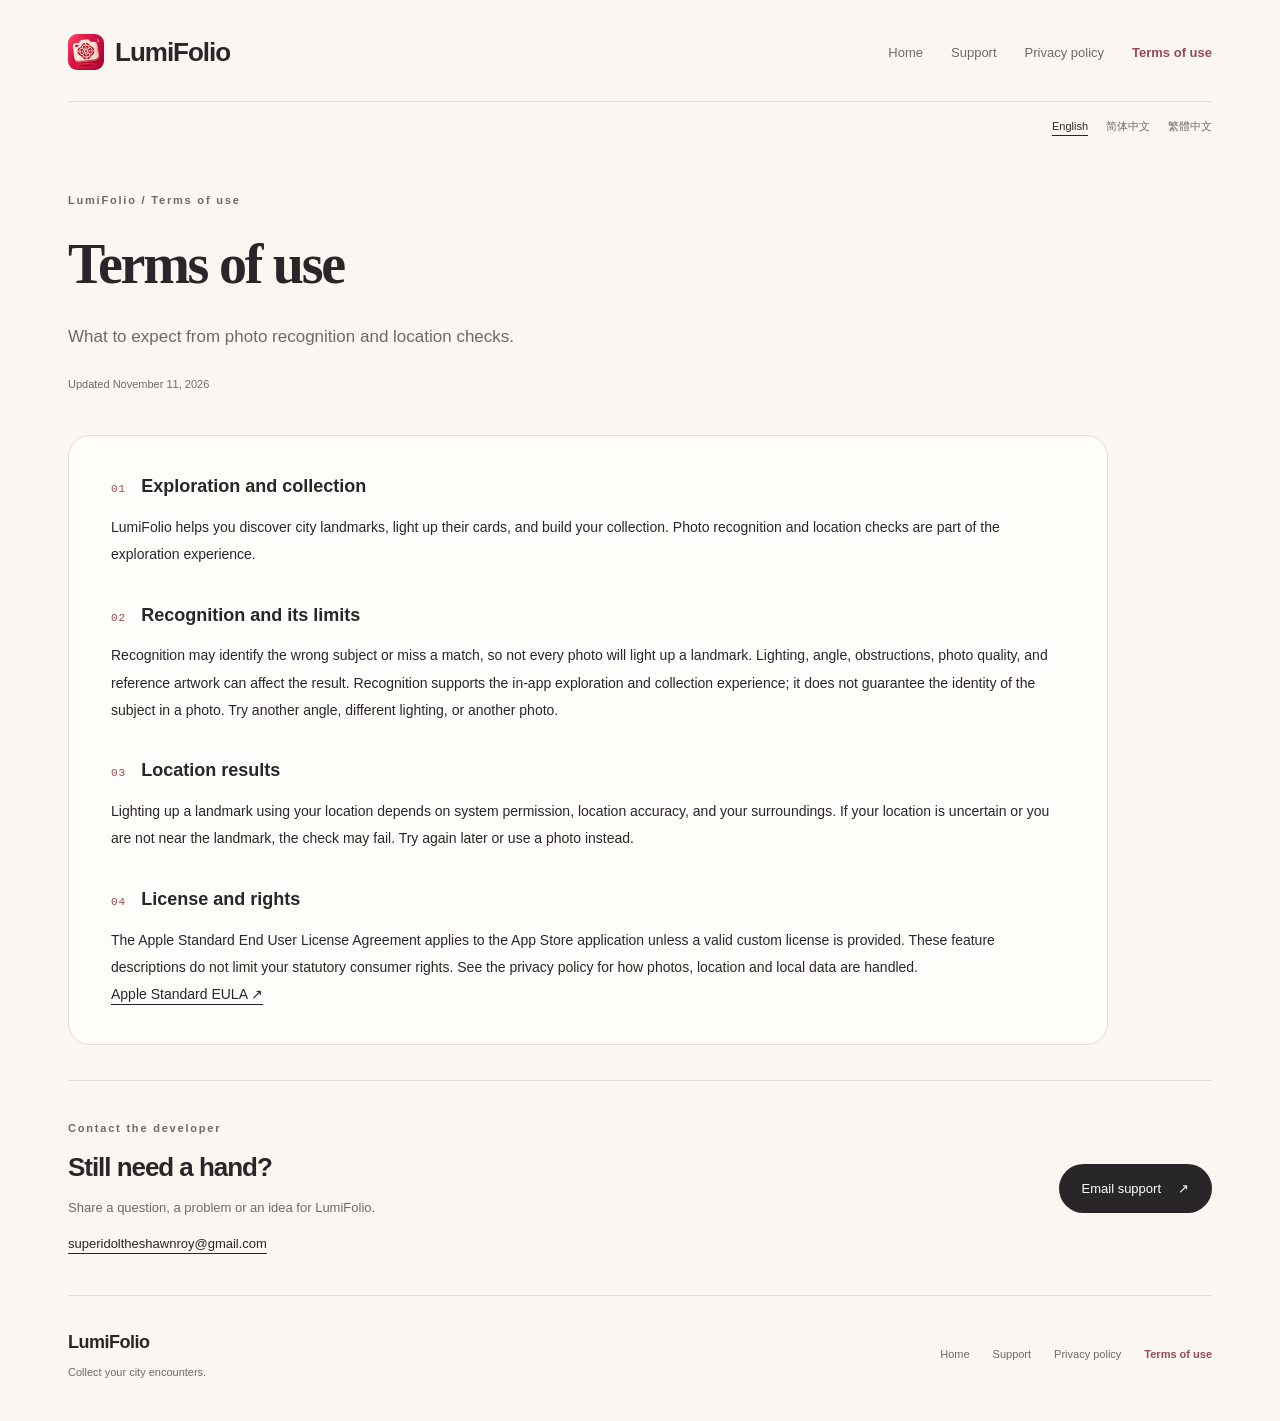
<file: terms.html>
<!doctype html>
<html lang="en"><head><meta charset="utf-8"><meta name="viewport" content="width=device-width,initial-scale=1"><meta name="description" content="What to expect from photo recognition and location checks."><meta name="theme-color" content="#faf7f2"><title>Terms of use · LumiFolio</title><link rel="canonical" href="https://superidoltheshawnroy.github.io/lumifolio-support/terms.html"><link rel="alternate" hreflang="en" href="https://superidoltheshawnroy.github.io/lumifolio-support/terms.html"><link rel="alternate" hreflang="zh-Hans" href="https://superidoltheshawnroy.github.io/lumifolio-support/zh-Hans/terms.html"><link rel="alternate" hreflang="zh-Hant" href="https://superidoltheshawnroy.github.io/lumifolio-support/zh-Hant/terms.html"><meta property="og:title" content="Terms of use · LumiFolio"><meta property="og:description" content="What to expect from photo recognition and location checks."><meta property="og:type" content="website"><meta property="og:url" content="https://superidoltheshawnroy.github.io/lumifolio-support/terms.html"><link rel="icon" href="assets/icon.png"><link rel="stylesheet" href="style.css"></head>
<body class="page-terms"><a class="skip" href="#content">Terms of use</a><div class="page"><header><a class="brand" href="index.html"><img src="assets/icon.png" width="36" height="36" alt="">LumiFolio</a><nav aria-label="Information"><a href="index.html">Home</a><a href="support.html">Support</a><a href="privacy.html">Privacy policy</a><a href="terms.html" aria-current="page">Terms of use</a></nav></header><div class="languages"><a href="terms.html" lang="en" hreflang="en" aria-current="true">English</a><a href="zh-Hans/terms.html" lang="zh-Hans" hreflang="zh-Hans">简体中文</a><a href="zh-Hant/terms.html" lang="zh-Hant" hreflang="zh-Hant">繁體中文</a></div><main id="content"><div class="title-block"><div class="title-copy"><span class="eyebrow">LumiFolio / Terms of use</span><h1>Terms of use</h1><p class="lead">What to expect from photo recognition and location checks.</p><p class="date">Updated November 11, 2026</p></div></div><div class="document"><section><h2><span class="number">01</span>Exploration and collection</h2><p>LumiFolio helps you discover city landmarks, light up their cards, and build your collection. Photo recognition and location checks are part of the exploration experience.</p></section><section><h2><span class="number">02</span>Recognition and its limits</h2><p>Recognition may identify the wrong subject or miss a match, so not every photo will light up a landmark. Lighting, angle, obstructions, photo quality, and reference artwork can affect the result. Recognition supports the in-app exploration and collection experience; it does not guarantee the identity of the subject in a photo. Try another angle, different lighting, or another photo.</p></section><section><h2><span class="number">03</span>Location results</h2><p>Lighting up a landmark using your location depends on system permission, location accuracy, and your surroundings. If your location is uncertain or you are not near the landmark, the check may fail. Try again later or use a photo instead.</p></section><section><h2><span class="number">04</span>License and rights</h2><p>The Apple Standard End User License Agreement applies to the App Store application unless a valid custom license is provided. These feature descriptions do not limit your statutory consumer rights. See the privacy policy for how photos, location and local data are handled.</p></section><p><a href="https://www.apple.com/legal/internet-services/itunes/dev/stdeula/">Apple Standard EULA ↗</a></p></div><aside class="contact"><div><span class="eyebrow">Contact the developer</span><h2>Still need a hand?</h2><p>Share a question, a problem or an idea for LumiFolio.</p><a class="email" href="mailto:superidoltheshawnroy@gmail.com?subject=LumiFolio%20support">superidoltheshawnroy@gmail.com</a></div><a class="email-button" href="mailto:superidoltheshawnroy@gmail.com?subject=LumiFolio%20support">Email support <span aria-hidden="true">↗</span></a></aside></main><footer><div><a class="footer-brand" href="index.html">LumiFolio</a><p>Collect your city encounters.</p></div><div class="footer-links"><a href="index.html">Home</a><a href="support.html">Support</a><a href="privacy.html">Privacy policy</a><a href="terms.html" aria-current="page">Terms of use</a></div></footer></div></body></html>
</file>
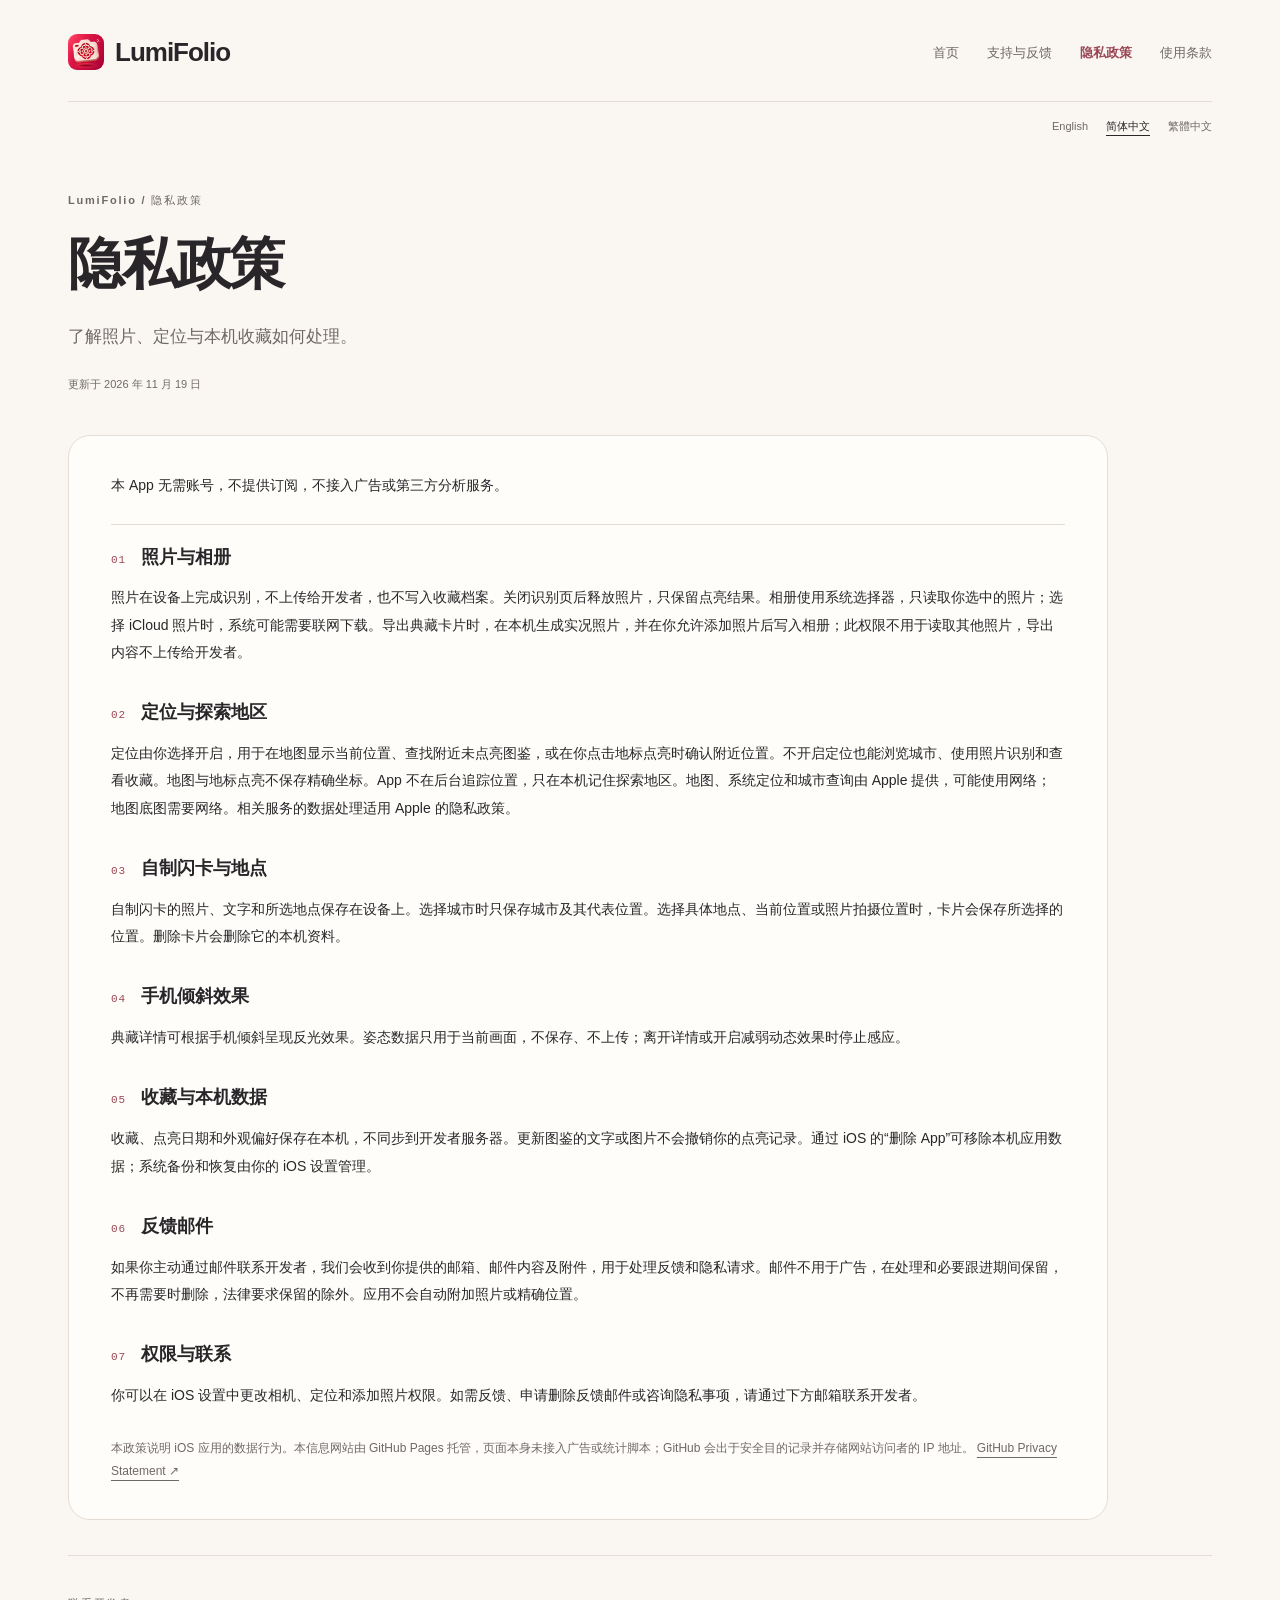
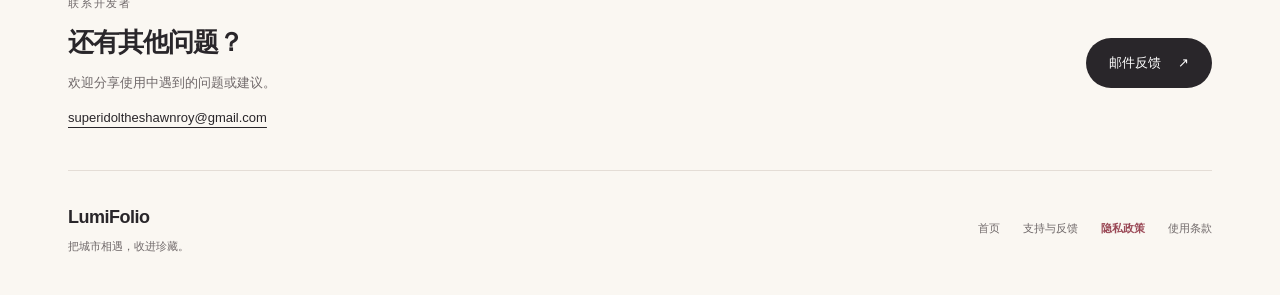
<file: zh-Hans/privacy.html>
<!doctype html>
<html lang="zh-Hans"><head><meta charset="utf-8"><meta name="viewport" content="width=device-width,initial-scale=1"><meta name="description" content="了解照片、定位与本机收藏如何处理。"><meta name="theme-color" content="#faf7f2"><title>隐私政策 · LumiFolio</title><link rel="canonical" href="https://superidoltheshawnroy.github.io/lumifolio-support/zh-Hans/privacy.html"><link rel="alternate" hreflang="en" href="https://superidoltheshawnroy.github.io/lumifolio-support/privacy.html"><link rel="alternate" hreflang="zh-Hans" href="https://superidoltheshawnroy.github.io/lumifolio-support/zh-Hans/privacy.html"><link rel="alternate" hreflang="zh-Hant" href="https://superidoltheshawnroy.github.io/lumifolio-support/zh-Hant/privacy.html"><meta property="og:title" content="隐私政策 · LumiFolio"><meta property="og:description" content="了解照片、定位与本机收藏如何处理。"><meta property="og:type" content="website"><meta property="og:url" content="https://superidoltheshawnroy.github.io/lumifolio-support/zh-Hans/privacy.html"><link rel="icon" href="../assets/icon.png"><link rel="stylesheet" href="../style.css"></head>
<body class="page-privacy"><a class="skip" href="#content">隐私政策</a><div class="page"><header><a class="brand" href="index.html"><img src="../assets/icon.png" width="36" height="36" alt="">LumiFolio</a><nav aria-label="说明"><a href="index.html">首页</a><a href="support.html">支持与反馈</a><a href="privacy.html" aria-current="page">隐私政策</a><a href="terms.html">使用条款</a></nav></header><div class="languages"><a href="../privacy.html" lang="en" hreflang="en">English</a><a href="../zh-Hans/privacy.html" lang="zh-Hans" hreflang="zh-Hans" aria-current="true">简体中文</a><a href="../zh-Hant/privacy.html" lang="zh-Hant" hreflang="zh-Hant">繁體中文</a></div><main id="content"><div class="title-block"><div class="title-copy"><span class="eyebrow">LumiFolio / 隐私政策</span><h1>隐私政策</h1><p class="lead">了解照片、定位与本机收藏如何处理。</p><p class="date">更新于 2026 年 11 月 19 日</p></div></div><div class="document"><p class="summary">本 App 无需账号，不提供订阅，不接入广告或第三方分析服务。</p><section><h2><span class="number">01</span>照片与相册</h2><p>照片在设备上完成识别，不上传给开发者，也不写入收藏档案。关闭识别页后释放照片，只保留点亮结果。相册使用系统选择器，只读取你选中的照片；选择 iCloud 照片时，系统可能需要联网下载。导出典藏卡片时，在本机生成实况照片，并在你允许添加照片后写入相册；此权限不用于读取其他照片，导出内容不上传给开发者。</p></section><section><h2><span class="number">02</span>定位与探索地区</h2><p>定位由你选择开启，用于在地图显示当前位置、查找附近未点亮图鉴，或在你点击地标点亮时确认附近位置。不开启定位也能浏览城市、使用照片识别和查看收藏。地图与地标点亮不保存精确坐标。App 不在后台追踪位置，只在本机记住探索地区。地图、系统定位和城市查询由 Apple 提供，可能使用网络；地图底图需要网络。相关服务的数据处理适用 Apple 的隐私政策。</p></section><section><h2><span class="number">03</span>自制闪卡与地点</h2><p>自制闪卡的照片、文字和所选地点保存在设备上。选择城市时只保存城市及其代表位置。选择具体地点、当前位置或照片拍摄位置时，卡片会保存所选择的位置。删除卡片会删除它的本机资料。</p></section><section><h2><span class="number">04</span>手机倾斜效果</h2><p>典藏详情可根据手机倾斜呈现反光效果。姿态数据只用于当前画面，不保存、不上传；离开详情或开启减弱动态效果时停止感应。</p></section><section><h2><span class="number">05</span>收藏与本机数据</h2><p>收藏、点亮日期和外观偏好保存在本机，不同步到开发者服务器。更新图鉴的文字或图片不会撤销你的点亮记录。通过 iOS 的“删除 App”可移除本机应用数据；系统备份和恢复由你的 iOS 设置管理。</p></section><section><h2><span class="number">06</span>反馈邮件</h2><p>如果你主动通过邮件联系开发者，我们会收到你提供的邮箱、邮件内容及附件，用于处理反馈和隐私请求。邮件不用于广告，在处理和必要跟进期间保留，不再需要时删除，法律要求保留的除外。应用不会自动附加照片或精确位置。</p></section><section><h2><span class="number">07</span>权限与联系</h2><p>你可以在 iOS 设置中更改相机、定位和添加照片权限。如需反馈、申请删除反馈邮件或咨询隐私事项，请通过下方邮箱联系开发者。</p></section><p class="small-note">本政策说明 iOS 应用的数据行为。本信息网站由 GitHub Pages 托管，页面本身未接入广告或统计脚本；GitHub 会出于安全目的记录并存储网站访问者的 IP 地址。 <a href="https://docs.github.com/en/site-policy/privacy-policies/github-general-privacy-statement">GitHub Privacy Statement ↗</a></p></div><aside class="contact"><div><span class="eyebrow">联系开发者</span><h2>还有其他问题？</h2><p>欢迎分享使用中遇到的问题或建议。</p><a class="email" href="mailto:superidoltheshawnroy@gmail.com?subject=LumiFolio%20support">superidoltheshawnroy@gmail.com</a></div><a class="email-button" href="mailto:superidoltheshawnroy@gmail.com?subject=LumiFolio%20support">邮件反馈 <span aria-hidden="true">↗</span></a></aside></main><footer><div><a class="footer-brand" href="index.html">LumiFolio</a><p>把城市相遇，收进珍藏。</p></div><div class="footer-links"><a href="index.html">首页</a><a href="support.html">支持与反馈</a><a href="privacy.html" aria-current="page">隐私政策</a><a href="terms.html">使用条款</a></div></footer></div></body></html>
</file>
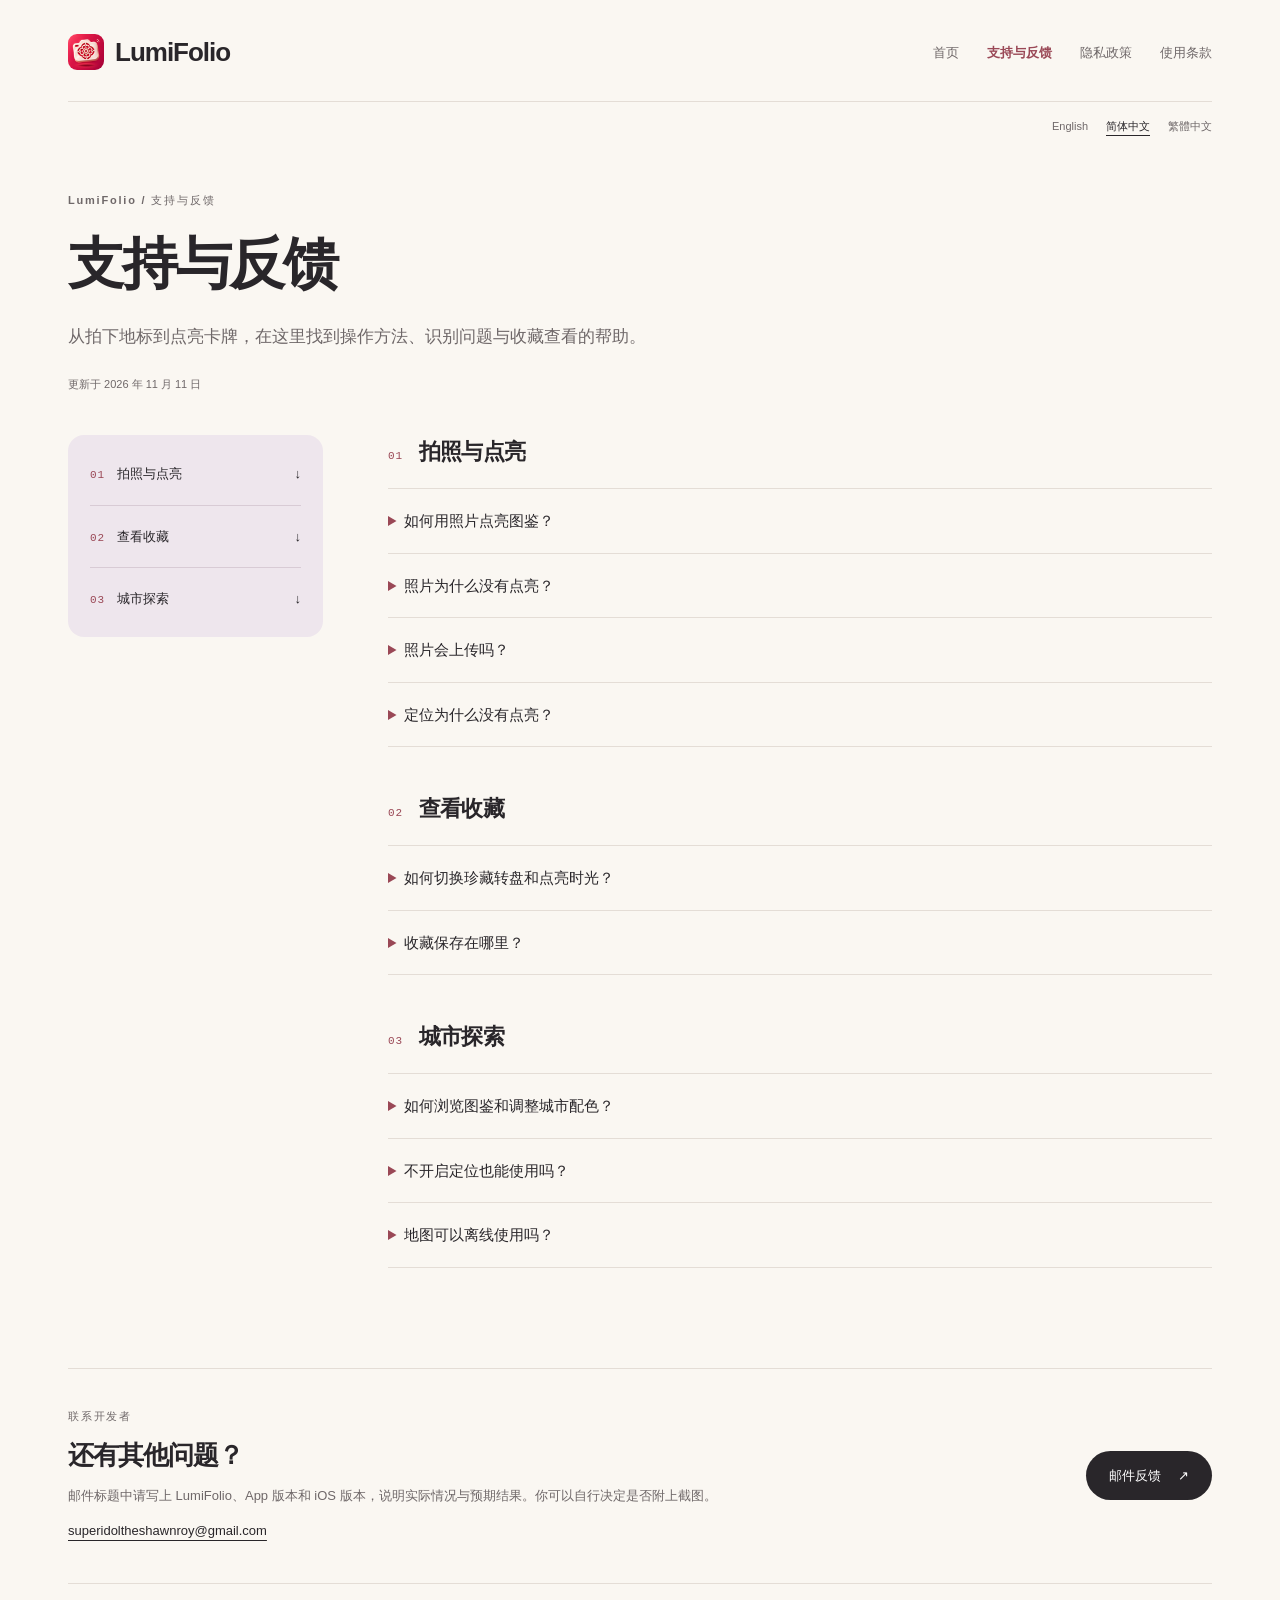
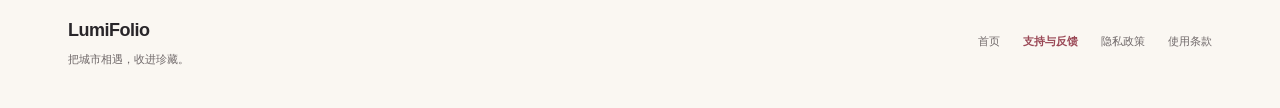
<file: zh-Hans/support.html>
<!doctype html>
<html lang="zh-Hans"><head><meta charset="utf-8"><meta name="viewport" content="width=device-width,initial-scale=1"><meta name="description" content="从拍下地标到点亮卡牌，在这里找到操作方法、识别问题与收藏查看的帮助。"><meta name="theme-color" content="#faf7f2"><title>支持与反馈 · LumiFolio</title><link rel="canonical" href="https://superidoltheshawnroy.github.io/lumifolio-support/zh-Hans/support.html"><link rel="alternate" hreflang="en" href="https://superidoltheshawnroy.github.io/lumifolio-support/support.html"><link rel="alternate" hreflang="zh-Hans" href="https://superidoltheshawnroy.github.io/lumifolio-support/zh-Hans/support.html"><link rel="alternate" hreflang="zh-Hant" href="https://superidoltheshawnroy.github.io/lumifolio-support/zh-Hant/support.html"><meta property="og:title" content="支持与反馈 · LumiFolio"><meta property="og:description" content="从拍下地标到点亮卡牌，在这里找到操作方法、识别问题与收藏查看的帮助。"><meta property="og:type" content="website"><meta property="og:url" content="https://superidoltheshawnroy.github.io/lumifolio-support/zh-Hans/support.html"><link rel="icon" href="../assets/icon.png"><link rel="stylesheet" href="../style.css"></head>
<body class="page-support"><a class="skip" href="#content">支持与反馈</a><div class="page"><header><a class="brand" href="index.html"><img src="../assets/icon.png" width="36" height="36" alt="">LumiFolio</a><nav aria-label="说明"><a href="index.html">首页</a><a href="support.html" aria-current="page">支持与反馈</a><a href="privacy.html">隐私政策</a><a href="terms.html">使用条款</a></nav></header><div class="languages"><a href="../support.html" lang="en" hreflang="en">English</a><a href="../zh-Hans/support.html" lang="zh-Hans" hreflang="zh-Hans" aria-current="true">简体中文</a><a href="../zh-Hant/support.html" lang="zh-Hant" hreflang="zh-Hant">繁體中文</a></div><main id="content"><div class="title-block"><div class="title-copy"><span class="eyebrow">LumiFolio / 支持与反馈</span><h1>支持与反馈</h1><p class="lead">从拍下地标到点亮卡牌，在这里找到操作方法、识别问题与收藏查看的帮助。</p><p class="date">更新于 2026 年 11 月 11 日</p></div></div><div class="support-layout"><aside class="help-topics" aria-label="你想了解什么？"><a href="#help-0"><span class="number">01</span>拍照与点亮<span aria-hidden="true">↓</span></a><a href="#help-1"><span class="number">02</span>查看收藏<span aria-hidden="true">↓</span></a><a href="#help-2"><span class="number">03</span>城市探索<span aria-hidden="true">↓</span></a></aside><div class="faq-content"><section class="faq-group" id="help-0"><h2><span class="number">01</span>拍照与点亮</h2><details><summary>如何用照片点亮图鉴？</summary><p>打开未点亮剪影，点击点亮图鉴，使用拍照点亮页。可以将实物对齐轮廓拍摄，也可以从相册选择照片，确认方形裁剪后进行本机识别。选取 iCloud 照片时，系统可能需要联网下载。</p></details><details><summary>照片为什么没有点亮？</summary><p>为保护你的照片隐私，识别在设备上完成，不上传照片，也不调用云端识别服务。本机识别可能出现漏识别或误识别，光线、角度和遮挡也会影响结果。可以改善光线、更换角度、减少遮挡或选择另一张照片，并将主体对齐轮廓后重试。</p></details><details><summary>照片会上传吗？</summary><p>识别在设备上进行，应用不向开发者上传识别照片。你选择 iCloud 照片或使用定位与城市查询时，Apple 系统服务可能需要联网。</p></details><details><summary>定位为什么没有点亮？</summary><p>请确认系统定位权限，并在地标附近重试。位置精度不足或位置不确定时可能无法点亮，也可以改用拍照点亮。</p></details></section><section class="faq-group" id="help-1"><h2><span class="number">02</span>查看收藏</h2><details><summary>如何切换珍藏转盘和点亮时光？</summary><p>在我的珍藏点击展示切换按钮，可在转盘和点亮时光之间切换；城市筛选支持全部或部分城市。点开闪卡可阅读藏品小记，拖动卡片或轻倾手机欣赏反光。</p></details><details><summary>收藏保存在哪里？</summary><p>收藏与点亮日期保存在本机，没有应用账号或开发者自建云同步。系统备份与恢复取决于你的 iOS 设置。</p></details></section><section class="faq-group" id="help-2"><h2><span class="number">03</span>城市探索</h2><details><summary>如何浏览图鉴和调整城市配色？</summary><p>上下轻扫选择城市，点击城市卡片进入图鉴；双指缩放可切换两列、三列或四列。城市图鉴中的调色按钮只修改当前城市，恢复当前城市默认也只作用于该城市。</p></details><details><summary>不开启定位也能使用吗？</summary><p>可以。不开启定位也能浏览所有已支持的城市，通过拍照或从相册选择照片点亮图鉴。定位属于可选能力。</p></details><details><summary>地图可以离线使用吗？</summary><p>地图底图需要网络。没有网络时仍可浏览随包城市图鉴并使用本机照片识别；使用指引可从设置中随时重看。</p></details></section></div></div><aside class="contact"><div><span class="eyebrow">联系开发者</span><h2>还有其他问题？</h2><p>邮件标题中请写上 LumiFolio、App 版本和 iOS 版本，说明实际情况与预期结果。你可以自行决定是否附上截图。</p><a class="email" href="mailto:superidoltheshawnroy@gmail.com?subject=LumiFolio%20support">superidoltheshawnroy@gmail.com</a></div><a class="email-button" href="mailto:superidoltheshawnroy@gmail.com?subject=LumiFolio%20support">邮件反馈 <span aria-hidden="true">↗</span></a></aside></main><footer><div><a class="footer-brand" href="index.html">LumiFolio</a><p>把城市相遇，收进珍藏。</p></div><div class="footer-links"><a href="index.html">首页</a><a href="support.html" aria-current="page">支持与反馈</a><a href="privacy.html">隐私政策</a><a href="terms.html">使用条款</a></div></footer></div></body></html>
</file>
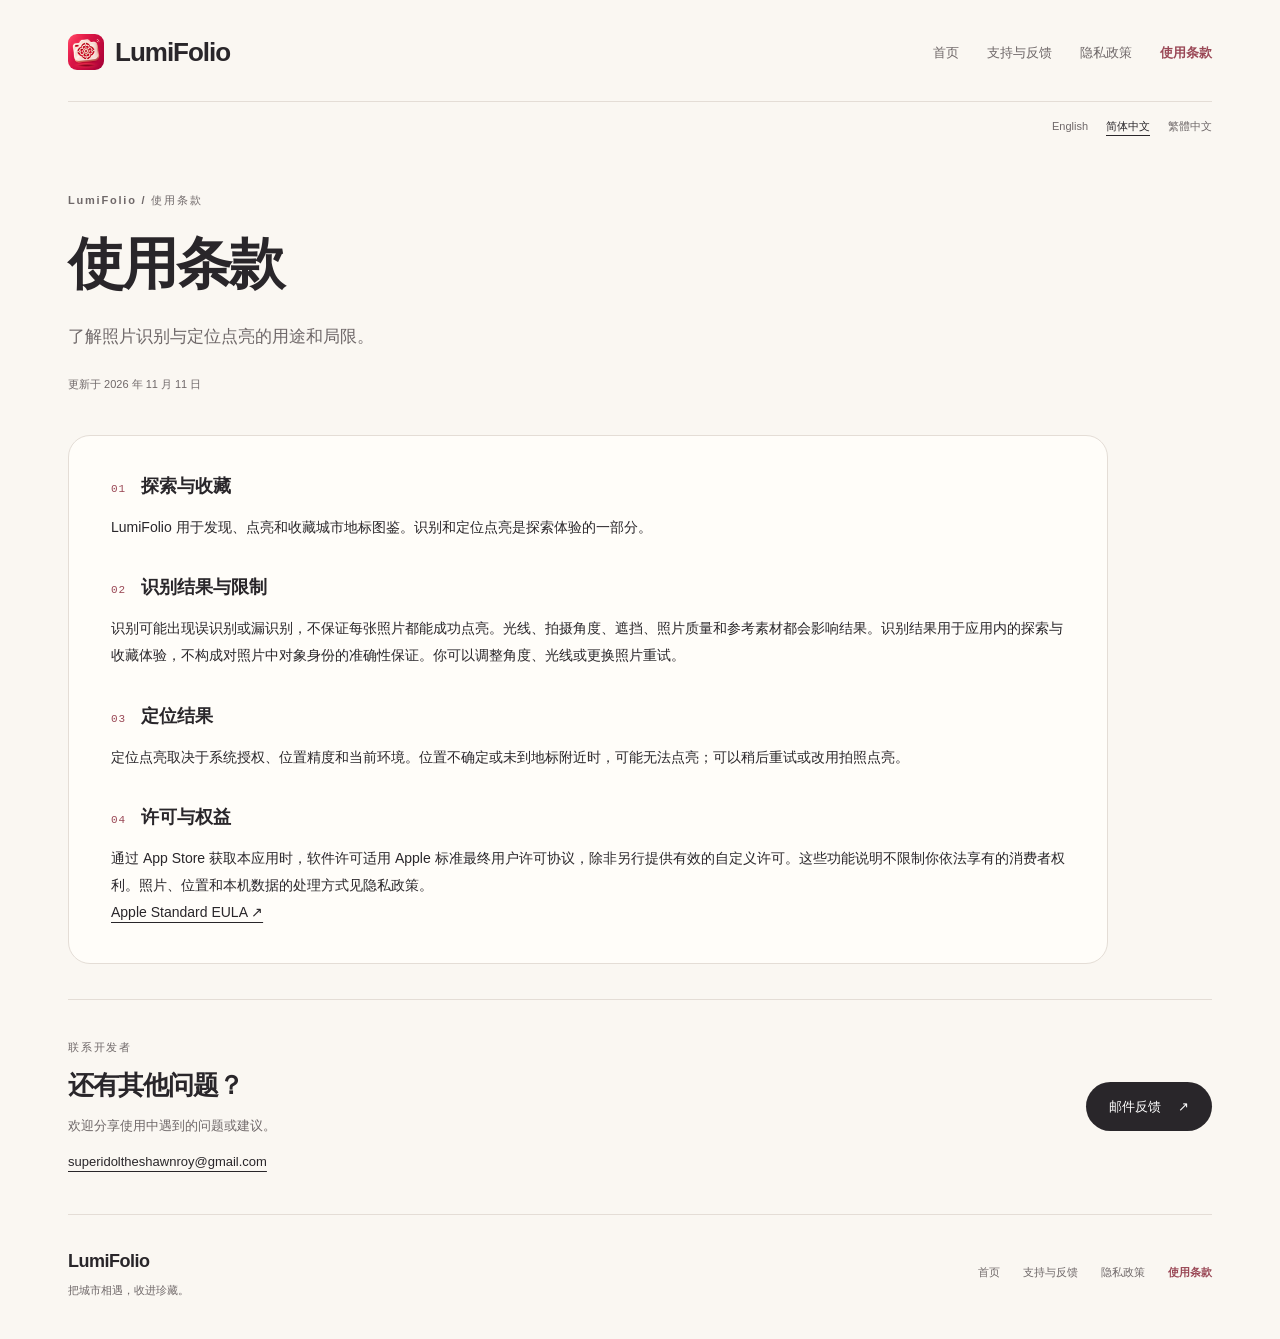
<file: zh-Hans/terms.html>
<!doctype html>
<html lang="zh-Hans"><head><meta charset="utf-8"><meta name="viewport" content="width=device-width,initial-scale=1"><meta name="description" content="了解照片识别与定位点亮的用途和局限。"><meta name="theme-color" content="#faf7f2"><title>使用条款 · LumiFolio</title><link rel="canonical" href="https://superidoltheshawnroy.github.io/lumifolio-support/zh-Hans/terms.html"><link rel="alternate" hreflang="en" href="https://superidoltheshawnroy.github.io/lumifolio-support/terms.html"><link rel="alternate" hreflang="zh-Hans" href="https://superidoltheshawnroy.github.io/lumifolio-support/zh-Hans/terms.html"><link rel="alternate" hreflang="zh-Hant" href="https://superidoltheshawnroy.github.io/lumifolio-support/zh-Hant/terms.html"><meta property="og:title" content="使用条款 · LumiFolio"><meta property="og:description" content="了解照片识别与定位点亮的用途和局限。"><meta property="og:type" content="website"><meta property="og:url" content="https://superidoltheshawnroy.github.io/lumifolio-support/zh-Hans/terms.html"><link rel="icon" href="../assets/icon.png"><link rel="stylesheet" href="../style.css"></head>
<body class="page-terms"><a class="skip" href="#content">使用条款</a><div class="page"><header><a class="brand" href="index.html"><img src="../assets/icon.png" width="36" height="36" alt="">LumiFolio</a><nav aria-label="说明"><a href="index.html">首页</a><a href="support.html">支持与反馈</a><a href="privacy.html">隐私政策</a><a href="terms.html" aria-current="page">使用条款</a></nav></header><div class="languages"><a href="../terms.html" lang="en" hreflang="en">English</a><a href="../zh-Hans/terms.html" lang="zh-Hans" hreflang="zh-Hans" aria-current="true">简体中文</a><a href="../zh-Hant/terms.html" lang="zh-Hant" hreflang="zh-Hant">繁體中文</a></div><main id="content"><div class="title-block"><div class="title-copy"><span class="eyebrow">LumiFolio / 使用条款</span><h1>使用条款</h1><p class="lead">了解照片识别与定位点亮的用途和局限。</p><p class="date">更新于 2026 年 11 月 11 日</p></div></div><div class="document"><section><h2><span class="number">01</span>探索与收藏</h2><p>LumiFolio 用于发现、点亮和收藏城市地标图鉴。识别和定位点亮是探索体验的一部分。</p></section><section><h2><span class="number">02</span>识别结果与限制</h2><p>识别可能出现误识别或漏识别，不保证每张照片都能成功点亮。光线、拍摄角度、遮挡、照片质量和参考素材都会影响结果。识别结果用于应用内的探索与收藏体验，不构成对照片中对象身份的准确性保证。你可以调整角度、光线或更换照片重试。</p></section><section><h2><span class="number">03</span>定位结果</h2><p>定位点亮取决于系统授权、位置精度和当前环境。位置不确定或未到地标附近时，可能无法点亮；可以稍后重试或改用拍照点亮。</p></section><section><h2><span class="number">04</span>许可与权益</h2><p>通过 App Store 获取本应用时，软件许可适用 Apple 标准最终用户许可协议，除非另行提供有效的自定义许可。这些功能说明不限制你依法享有的消费者权利。照片、位置和本机数据的处理方式见隐私政策。</p></section><p><a href="https://www.apple.com/legal/internet-services/itunes/dev/stdeula/">Apple Standard EULA ↗</a></p></div><aside class="contact"><div><span class="eyebrow">联系开发者</span><h2>还有其他问题？</h2><p>欢迎分享使用中遇到的问题或建议。</p><a class="email" href="mailto:superidoltheshawnroy@gmail.com?subject=LumiFolio%20support">superidoltheshawnroy@gmail.com</a></div><a class="email-button" href="mailto:superidoltheshawnroy@gmail.com?subject=LumiFolio%20support">邮件反馈 <span aria-hidden="true">↗</span></a></aside></main><footer><div><a class="footer-brand" href="index.html">LumiFolio</a><p>把城市相遇，收进珍藏。</p></div><div class="footer-links"><a href="index.html">首页</a><a href="support.html">支持与反馈</a><a href="privacy.html">隐私政策</a><a href="terms.html" aria-current="page">使用条款</a></div></footer></div></body></html>
</file>
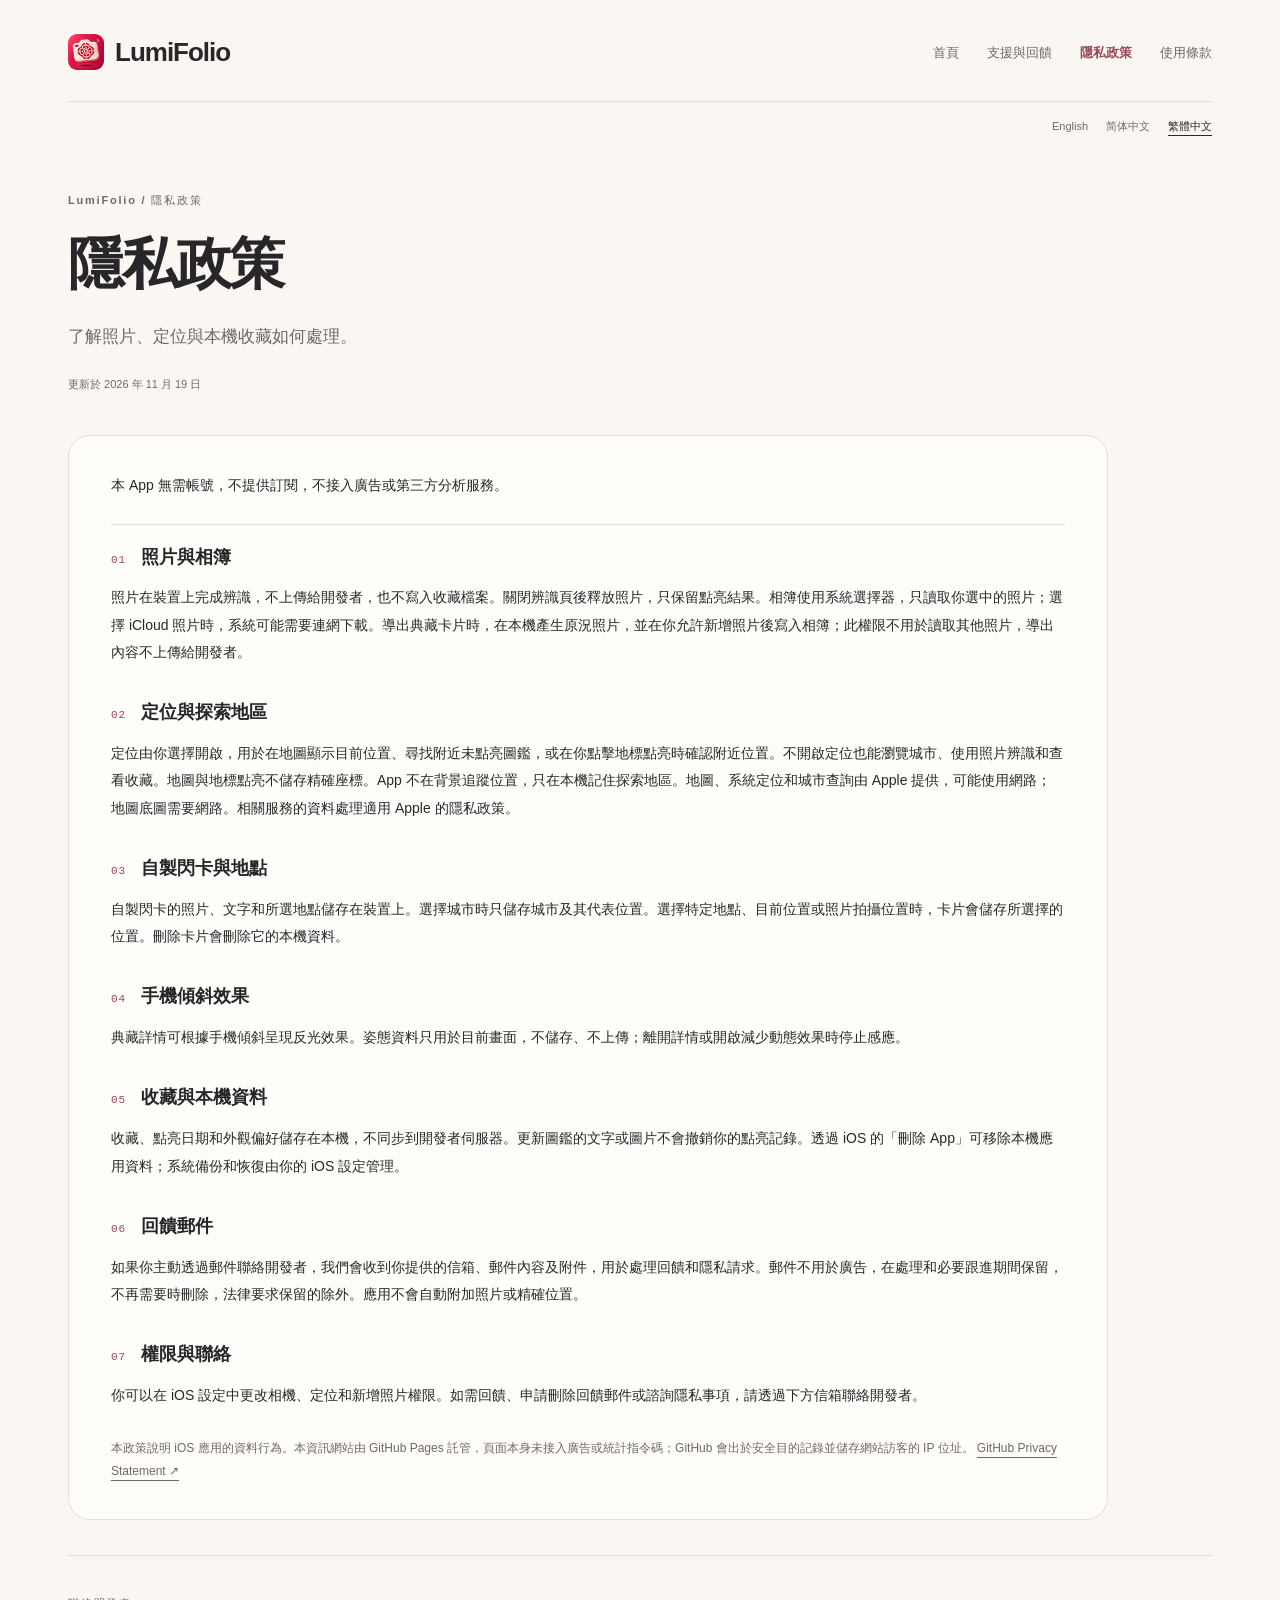
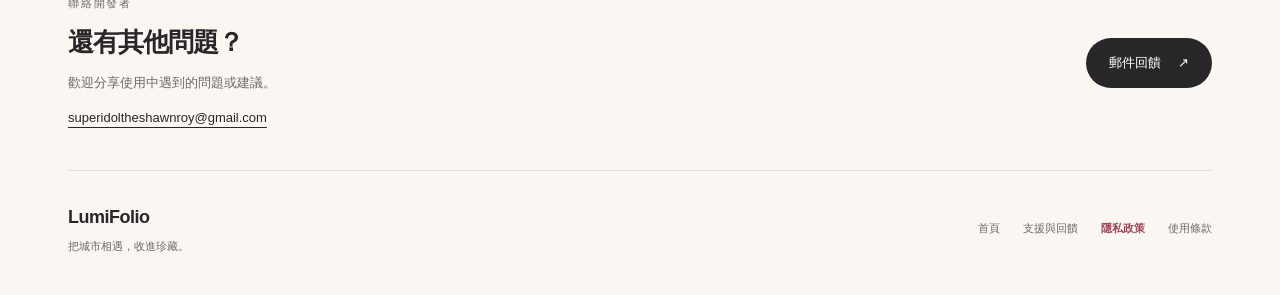
<file: zh-Hant/privacy.html>
<!doctype html>
<html lang="zh-Hant"><head><meta charset="utf-8"><meta name="viewport" content="width=device-width,initial-scale=1"><meta name="description" content="了解照片、定位與本機收藏如何處理。"><meta name="theme-color" content="#faf7f2"><title>隱私政策 · LumiFolio</title><link rel="canonical" href="https://superidoltheshawnroy.github.io/lumifolio-support/zh-Hant/privacy.html"><link rel="alternate" hreflang="en" href="https://superidoltheshawnroy.github.io/lumifolio-support/privacy.html"><link rel="alternate" hreflang="zh-Hans" href="https://superidoltheshawnroy.github.io/lumifolio-support/zh-Hans/privacy.html"><link rel="alternate" hreflang="zh-Hant" href="https://superidoltheshawnroy.github.io/lumifolio-support/zh-Hant/privacy.html"><meta property="og:title" content="隱私政策 · LumiFolio"><meta property="og:description" content="了解照片、定位與本機收藏如何處理。"><meta property="og:type" content="website"><meta property="og:url" content="https://superidoltheshawnroy.github.io/lumifolio-support/zh-Hant/privacy.html"><link rel="icon" href="../assets/icon.png"><link rel="stylesheet" href="../style.css"></head>
<body class="page-privacy"><a class="skip" href="#content">隱私政策</a><div class="page"><header><a class="brand" href="index.html"><img src="../assets/icon.png" width="36" height="36" alt="">LumiFolio</a><nav aria-label="說明"><a href="index.html">首頁</a><a href="support.html">支援與回饋</a><a href="privacy.html" aria-current="page">隱私政策</a><a href="terms.html">使用條款</a></nav></header><div class="languages"><a href="../privacy.html" lang="en" hreflang="en">English</a><a href="../zh-Hans/privacy.html" lang="zh-Hans" hreflang="zh-Hans">简体中文</a><a href="../zh-Hant/privacy.html" lang="zh-Hant" hreflang="zh-Hant" aria-current="true">繁體中文</a></div><main id="content"><div class="title-block"><div class="title-copy"><span class="eyebrow">LumiFolio / 隱私政策</span><h1>隱私政策</h1><p class="lead">了解照片、定位與本機收藏如何處理。</p><p class="date">更新於 2026 年 11 月 19 日</p></div></div><div class="document"><p class="summary">本 App 無需帳號，不提供訂閱，不接入廣告或第三方分析服務。</p><section><h2><span class="number">01</span>照片與相簿</h2><p>照片在裝置上完成辨識，不上傳給開發者，也不寫入收藏檔案。關閉辨識頁後釋放照片，只保留點亮結果。相簿使用系統選擇器，只讀取你選中的照片；選擇 iCloud 照片時，系統可能需要連網下載。導出典藏卡片時，在本機產生原況照片，並在你允許新增照片後寫入相簿；此權限不用於讀取其他照片，導出內容不上傳給開發者。</p></section><section><h2><span class="number">02</span>定位與探索地區</h2><p>定位由你選擇開啟，用於在地圖顯示目前位置、尋找附近未點亮圖鑑，或在你點擊地標點亮時確認附近位置。不開啟定位也能瀏覽城市、使用照片辨識和查看收藏。地圖與地標點亮不儲存精確座標。App 不在背景追蹤位置，只在本機記住探索地區。地圖、系統定位和城市查詢由 Apple 提供，可能使用網路；地圖底圖需要網路。相關服務的資料處理適用 Apple 的隱私政策。</p></section><section><h2><span class="number">03</span>自製閃卡與地點</h2><p>自製閃卡的照片、文字和所選地點儲存在裝置上。選擇城市時只儲存城市及其代表位置。選擇特定地點、目前位置或照片拍攝位置時，卡片會儲存所選擇的位置。刪除卡片會刪除它的本機資料。</p></section><section><h2><span class="number">04</span>手機傾斜效果</h2><p>典藏詳情可根據手機傾斜呈現反光效果。姿態資料只用於目前畫面，不儲存、不上傳；離開詳情或開啟減少動態效果時停止感應。</p></section><section><h2><span class="number">05</span>收藏與本機資料</h2><p>收藏、點亮日期和外觀偏好儲存在本機，不同步到開發者伺服器。更新圖鑑的文字或圖片不會撤銷你的點亮記錄。透過 iOS 的「刪除 App」可移除本機應用資料；系統備份和恢復由你的 iOS 設定管理。</p></section><section><h2><span class="number">06</span>回饋郵件</h2><p>如果你主動透過郵件聯絡開發者，我們會收到你提供的信箱、郵件內容及附件，用於處理回饋和隱私請求。郵件不用於廣告，在處理和必要跟進期間保留，不再需要時刪除，法律要求保留的除外。應用不會自動附加照片或精確位置。</p></section><section><h2><span class="number">07</span>權限與聯絡</h2><p>你可以在 iOS 設定中更改相機、定位和新增照片權限。如需回饋、申請刪除回饋郵件或諮詢隱私事項，請透過下方信箱聯絡開發者。</p></section><p class="small-note">本政策說明 iOS 應用的資料行為。本資訊網站由 GitHub Pages 託管，頁面本身未接入廣告或統計指令碼；GitHub 會出於安全目的記錄並儲存網站訪客的 IP 位址。 <a href="https://docs.github.com/en/site-policy/privacy-policies/github-general-privacy-statement">GitHub Privacy Statement ↗</a></p></div><aside class="contact"><div><span class="eyebrow">聯絡開發者</span><h2>還有其他問題？</h2><p>歡迎分享使用中遇到的問題或建議。</p><a class="email" href="mailto:superidoltheshawnroy@gmail.com?subject=LumiFolio%20support">superidoltheshawnroy@gmail.com</a></div><a class="email-button" href="mailto:superidoltheshawnroy@gmail.com?subject=LumiFolio%20support">郵件回饋 <span aria-hidden="true">↗</span></a></aside></main><footer><div><a class="footer-brand" href="index.html">LumiFolio</a><p>把城市相遇，收進珍藏。</p></div><div class="footer-links"><a href="index.html">首頁</a><a href="support.html">支援與回饋</a><a href="privacy.html" aria-current="page">隱私政策</a><a href="terms.html">使用條款</a></div></footer></div></body></html>
</file>
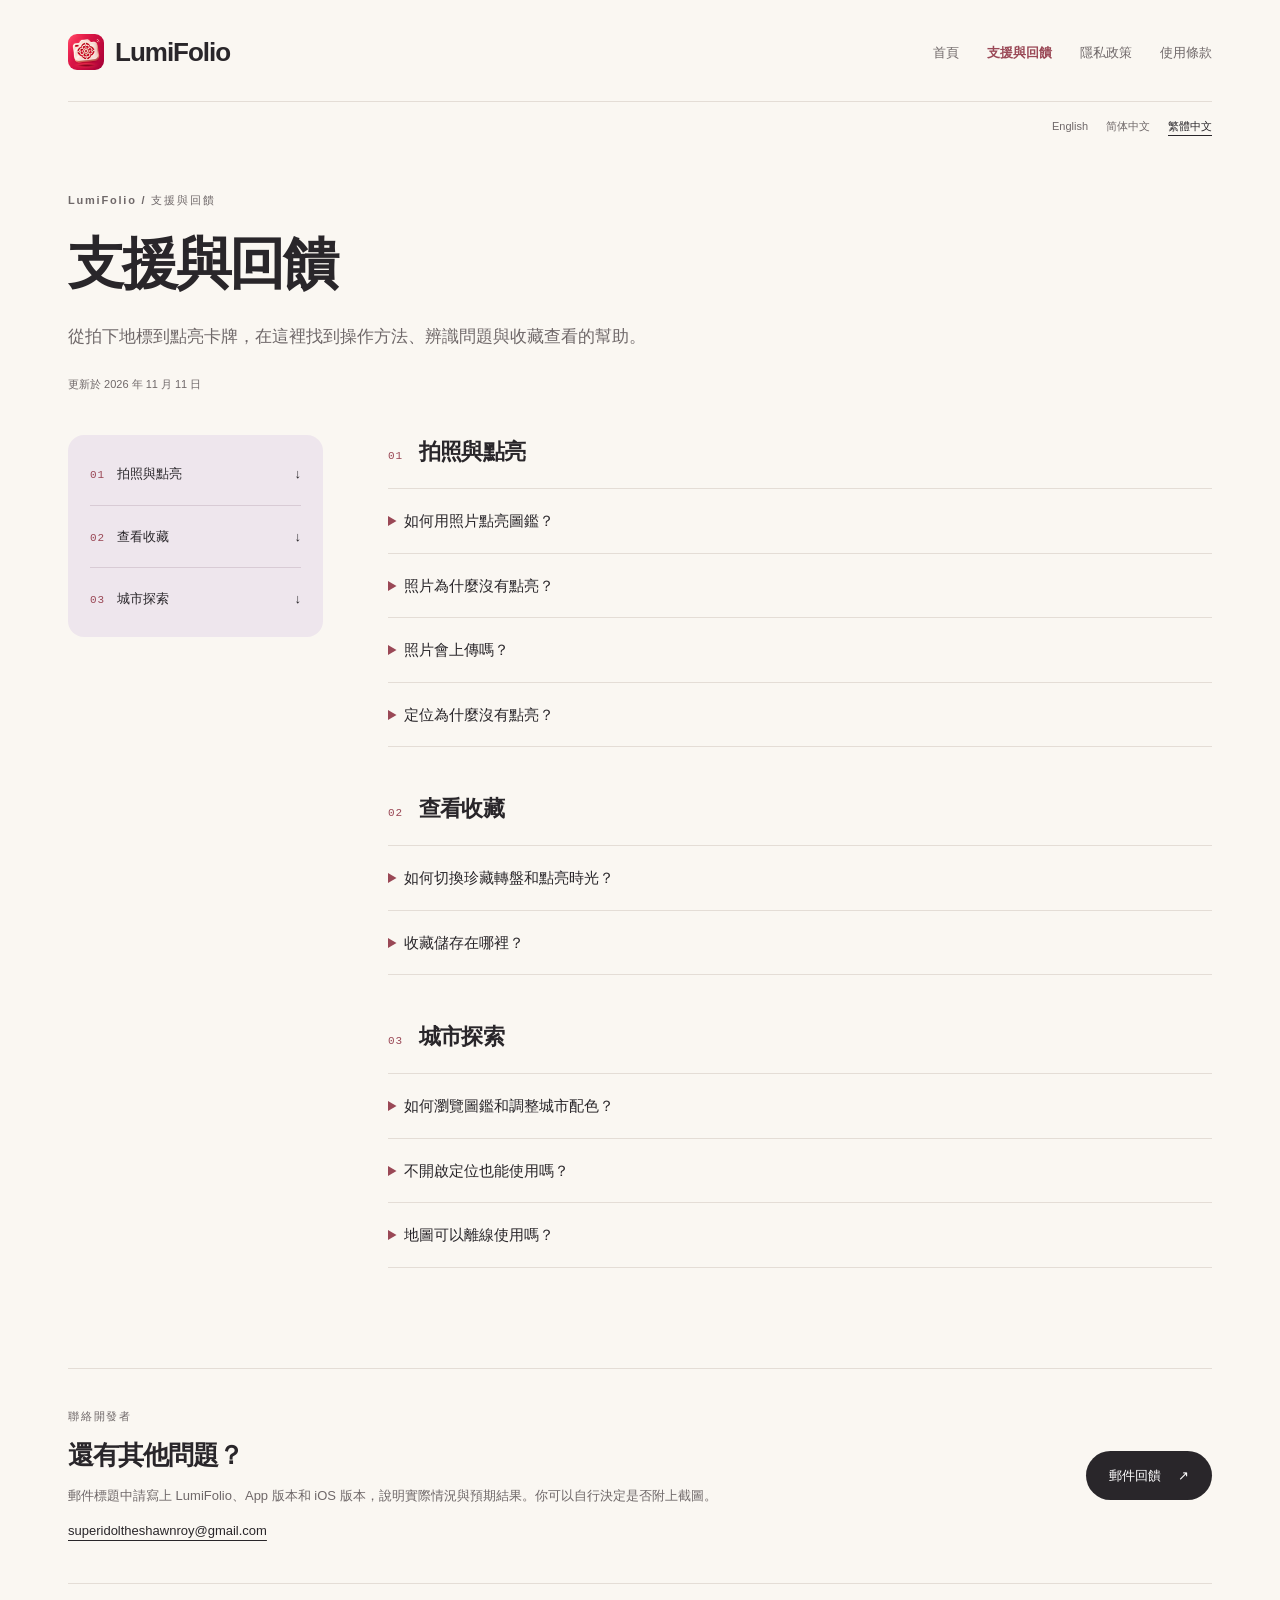
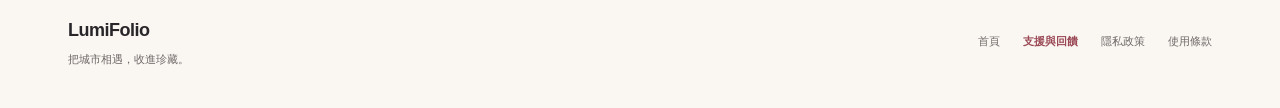
<file: zh-Hant/support.html>
<!doctype html>
<html lang="zh-Hant"><head><meta charset="utf-8"><meta name="viewport" content="width=device-width,initial-scale=1"><meta name="description" content="從拍下地標到點亮卡牌，在這裡找到操作方法、辨識問題與收藏查看的幫助。"><meta name="theme-color" content="#faf7f2"><title>支援與回饋 · LumiFolio</title><link rel="canonical" href="https://superidoltheshawnroy.github.io/lumifolio-support/zh-Hant/support.html"><link rel="alternate" hreflang="en" href="https://superidoltheshawnroy.github.io/lumifolio-support/support.html"><link rel="alternate" hreflang="zh-Hans" href="https://superidoltheshawnroy.github.io/lumifolio-support/zh-Hans/support.html"><link rel="alternate" hreflang="zh-Hant" href="https://superidoltheshawnroy.github.io/lumifolio-support/zh-Hant/support.html"><meta property="og:title" content="支援與回饋 · LumiFolio"><meta property="og:description" content="從拍下地標到點亮卡牌，在這裡找到操作方法、辨識問題與收藏查看的幫助。"><meta property="og:type" content="website"><meta property="og:url" content="https://superidoltheshawnroy.github.io/lumifolio-support/zh-Hant/support.html"><link rel="icon" href="../assets/icon.png"><link rel="stylesheet" href="../style.css"></head>
<body class="page-support"><a class="skip" href="#content">支援與回饋</a><div class="page"><header><a class="brand" href="index.html"><img src="../assets/icon.png" width="36" height="36" alt="">LumiFolio</a><nav aria-label="說明"><a href="index.html">首頁</a><a href="support.html" aria-current="page">支援與回饋</a><a href="privacy.html">隱私政策</a><a href="terms.html">使用條款</a></nav></header><div class="languages"><a href="../support.html" lang="en" hreflang="en">English</a><a href="../zh-Hans/support.html" lang="zh-Hans" hreflang="zh-Hans">简体中文</a><a href="../zh-Hant/support.html" lang="zh-Hant" hreflang="zh-Hant" aria-current="true">繁體中文</a></div><main id="content"><div class="title-block"><div class="title-copy"><span class="eyebrow">LumiFolio / 支援與回饋</span><h1>支援與回饋</h1><p class="lead">從拍下地標到點亮卡牌，在這裡找到操作方法、辨識問題與收藏查看的幫助。</p><p class="date">更新於 2026 年 11 月 11 日</p></div></div><div class="support-layout"><aside class="help-topics" aria-label="你想了解什麼？"><a href="#help-0"><span class="number">01</span>拍照與點亮<span aria-hidden="true">↓</span></a><a href="#help-1"><span class="number">02</span>查看收藏<span aria-hidden="true">↓</span></a><a href="#help-2"><span class="number">03</span>城市探索<span aria-hidden="true">↓</span></a></aside><div class="faq-content"><section class="faq-group" id="help-0"><h2><span class="number">01</span>拍照與點亮</h2><details><summary>如何用照片點亮圖鑑？</summary><p>開啟未點亮剪影，點擊點亮圖鑑，使用拍照點亮頁。可以將實物對齊輪廓拍攝，也可以從相簿選擇照片，確認方形裁剪後進行本機辨識。選取 iCloud 照片時，系統可能需要連網下載。</p></details><details><summary>照片為什麼沒有點亮？</summary><p>為保護你的照片隱私，辨識在裝置上完成，不上傳照片，也不呼叫雲端辨識服務。本機辨識可能出現漏辨識或誤辨識，光線、角度和遮擋也會影響結果。可以改善光線、更換角度、減少遮擋或選擇另一張照片，並將主體對齊輪廓後重試。</p></details><details><summary>照片會上傳嗎？</summary><p>辨識在裝置上進行，應用不向開發者上傳辨識照片。你選擇 iCloud 照片或使用定位與城市查詢時，Apple 系統服務可能需要連網。</p></details><details><summary>定位為什麼沒有點亮？</summary><p>請確認系統定位權限，並在地標附近重試。位置精度不足或位置不確定時可能無法點亮，也可以改用拍照點亮。</p></details></section><section class="faq-group" id="help-1"><h2><span class="number">02</span>查看收藏</h2><details><summary>如何切換珍藏轉盤和點亮時光？</summary><p>在我的珍藏點擊展示切換按鈕，可在轉盤和點亮時光之間切換；城市篩選支援全部或部分城市。點開閃卡可閱讀藏品小記，拖動卡片或輕傾手機欣賞反光。</p></details><details><summary>收藏儲存在哪裡？</summary><p>收藏與點亮日期儲存在本機，沒有應用帳號或開發者自建雲端同步。系統備份與復原取決於你的 iOS 設定。</p></details></section><section class="faq-group" id="help-2"><h2><span class="number">03</span>城市探索</h2><details><summary>如何瀏覽圖鑑和調整城市配色？</summary><p>上下輕掃選擇城市，點擊城市卡片進入圖鑑；雙指縮放可切換兩欄、三欄或四欄。城市圖鑑中的調色按鈕只修改目前城市，恢復目前城市預設也只作用於該城市。</p></details><details><summary>不開啟定位也能使用嗎？</summary><p>可以。不開啟定位也能瀏覽所有已支援的城市，透過拍照或從相簿選擇照片點亮圖鑑。定位屬於可選能力。</p></details><details><summary>地圖可以離線使用嗎？</summary><p>地圖底圖需要網路。沒有網路時仍可瀏覽隨附城市圖鑑並使用本機照片辨識；使用指引可從設定中隨時重看。</p></details></section></div></div><aside class="contact"><div><span class="eyebrow">聯絡開發者</span><h2>還有其他問題？</h2><p>郵件標題中請寫上 LumiFolio、App 版本和 iOS 版本，說明實際情況與預期結果。你可以自行決定是否附上截圖。</p><a class="email" href="mailto:superidoltheshawnroy@gmail.com?subject=LumiFolio%20support">superidoltheshawnroy@gmail.com</a></div><a class="email-button" href="mailto:superidoltheshawnroy@gmail.com?subject=LumiFolio%20support">郵件回饋 <span aria-hidden="true">↗</span></a></aside></main><footer><div><a class="footer-brand" href="index.html">LumiFolio</a><p>把城市相遇，收進珍藏。</p></div><div class="footer-links"><a href="index.html">首頁</a><a href="support.html" aria-current="page">支援與回饋</a><a href="privacy.html">隱私政策</a><a href="terms.html">使用條款</a></div></footer></div></body></html>
</file>
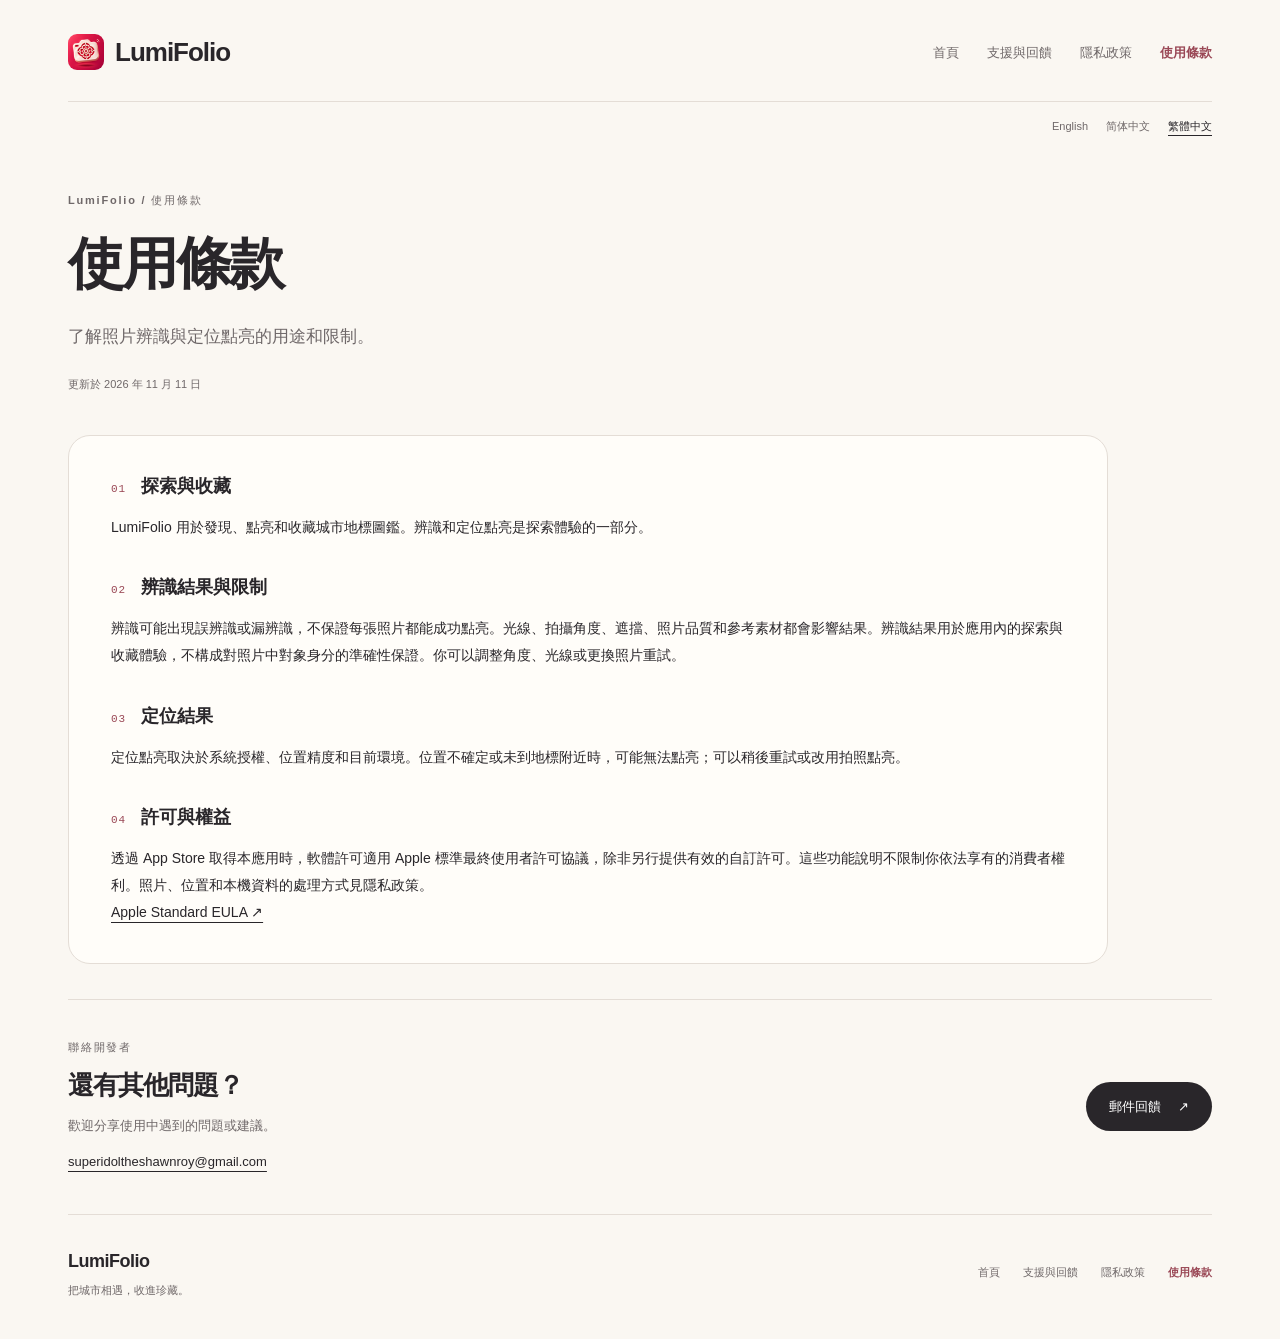
<file: zh-Hant/terms.html>
<!doctype html>
<html lang="zh-Hant"><head><meta charset="utf-8"><meta name="viewport" content="width=device-width,initial-scale=1"><meta name="description" content="了解照片辨識與定位點亮的用途和限制。"><meta name="theme-color" content="#faf7f2"><title>使用條款 · LumiFolio</title><link rel="canonical" href="https://superidoltheshawnroy.github.io/lumifolio-support/zh-Hant/terms.html"><link rel="alternate" hreflang="en" href="https://superidoltheshawnroy.github.io/lumifolio-support/terms.html"><link rel="alternate" hreflang="zh-Hans" href="https://superidoltheshawnroy.github.io/lumifolio-support/zh-Hans/terms.html"><link rel="alternate" hreflang="zh-Hant" href="https://superidoltheshawnroy.github.io/lumifolio-support/zh-Hant/terms.html"><meta property="og:title" content="使用條款 · LumiFolio"><meta property="og:description" content="了解照片辨識與定位點亮的用途和限制。"><meta property="og:type" content="website"><meta property="og:url" content="https://superidoltheshawnroy.github.io/lumifolio-support/zh-Hant/terms.html"><link rel="icon" href="../assets/icon.png"><link rel="stylesheet" href="../style.css"></head>
<body class="page-terms"><a class="skip" href="#content">使用條款</a><div class="page"><header><a class="brand" href="index.html"><img src="../assets/icon.png" width="36" height="36" alt="">LumiFolio</a><nav aria-label="說明"><a href="index.html">首頁</a><a href="support.html">支援與回饋</a><a href="privacy.html">隱私政策</a><a href="terms.html" aria-current="page">使用條款</a></nav></header><div class="languages"><a href="../terms.html" lang="en" hreflang="en">English</a><a href="../zh-Hans/terms.html" lang="zh-Hans" hreflang="zh-Hans">简体中文</a><a href="../zh-Hant/terms.html" lang="zh-Hant" hreflang="zh-Hant" aria-current="true">繁體中文</a></div><main id="content"><div class="title-block"><div class="title-copy"><span class="eyebrow">LumiFolio / 使用條款</span><h1>使用條款</h1><p class="lead">了解照片辨識與定位點亮的用途和限制。</p><p class="date">更新於 2026 年 11 月 11 日</p></div></div><div class="document"><section><h2><span class="number">01</span>探索與收藏</h2><p>LumiFolio 用於發現、點亮和收藏城市地標圖鑑。辨識和定位點亮是探索體驗的一部分。</p></section><section><h2><span class="number">02</span>辨識結果與限制</h2><p>辨識可能出現誤辨識或漏辨識，不保證每張照片都能成功點亮。光線、拍攝角度、遮擋、照片品質和參考素材都會影響結果。辨識結果用於應用內的探索與收藏體驗，不構成對照片中對象身分的準確性保證。你可以調整角度、光線或更換照片重試。</p></section><section><h2><span class="number">03</span>定位結果</h2><p>定位點亮取決於系統授權、位置精度和目前環境。位置不確定或未到地標附近時，可能無法點亮；可以稍後重試或改用拍照點亮。</p></section><section><h2><span class="number">04</span>許可與權益</h2><p>透過 App Store 取得本應用時，軟體許可適用 Apple 標準最終使用者許可協議，除非另行提供有效的自訂許可。這些功能說明不限制你依法享有的消費者權利。照片、位置和本機資料的處理方式見隱私政策。</p></section><p><a href="https://www.apple.com/legal/internet-services/itunes/dev/stdeula/">Apple Standard EULA ↗</a></p></div><aside class="contact"><div><span class="eyebrow">聯絡開發者</span><h2>還有其他問題？</h2><p>歡迎分享使用中遇到的問題或建議。</p><a class="email" href="mailto:superidoltheshawnroy@gmail.com?subject=LumiFolio%20support">superidoltheshawnroy@gmail.com</a></div><a class="email-button" href="mailto:superidoltheshawnroy@gmail.com?subject=LumiFolio%20support">郵件回饋 <span aria-hidden="true">↗</span></a></aside></main><footer><div><a class="footer-brand" href="index.html">LumiFolio</a><p>把城市相遇，收進珍藏。</p></div><div class="footer-links"><a href="index.html">首頁</a><a href="support.html">支援與回饋</a><a href="privacy.html">隱私政策</a><a href="terms.html" aria-current="page">使用條款</a></div></footer></div></body></html>
</file>
<file: style.css>
:root{color-scheme:light;--paper:#faf7f2;--card:#fffdf9;--ink:#29262a;--muted:#6f6869;--line:#e4ddd6;--rose:#9a4856;--lilac:#d9cbdc;--serif:"Iowan Old Style","Songti SC","Noto Serif CJK SC",serif}
*{box-sizing:border-box}html{scroll-behavior:smooth;scroll-padding-top:28px}body{margin:0;background:var(--paper);color:var(--ink);font-family:-apple-system,BlinkMacSystemFont,"Segoe UI","PingFang SC","Microsoft YaHei",sans-serif;font-size:16px;line-height:1.8;-webkit-font-smoothing:antialiased}a{color:inherit;text-underline-offset:5px}a:focus-visible,summary:focus-visible{outline:2px solid var(--rose);outline-offset:5px}img{max-width:100%;height:auto}p{margin:0 0 18px}h1,h2,h3{margin:0;font-weight:600}h1,h2{letter-spacing:-.04em}h2{font-size:30px;line-height:1.5}h3{font-size:19px;line-height:1.5}.page{max-width:1240px;margin:auto;padding:0 48px}.skip{position:absolute;top:-90px;left:20px;background:var(--card);padding:10px 20px;z-index:5}.skip:focus{top:10px}
header{display:flex;align-items:center;justify-content:space-between;gap:28px;padding:29px 0 25px;border-bottom:1px solid var(--line)}.brand{display:flex;align-items:center;gap:11px;text-decoration:none;font-size:26px;font-weight:650;letter-spacing:-1px}.brand img{border-radius:9px}nav,.footer-links{display:flex;gap:28px;flex-wrap:wrap}nav a,.footer-links a{text-decoration:none;font-size:13px;color:var(--muted)}nav a[aria-current=page],.footer-links a[aria-current=page]{color:var(--rose);font-weight:600}nav a:hover,.footer-links a:hover{text-decoration:underline}.languages{display:flex;justify-content:flex-end;gap:18px;padding-top:15px}.languages a{font-size:11px;text-decoration:none;color:var(--muted)}.languages a[aria-current=true]{color:var(--ink);text-decoration:underline}.title-block{padding:54px 0 40px}.eyebrow{display:block;letter-spacing:1.8px;font-size:11px;color:var(--muted);font-weight:550}.status-dot{display:inline-block;width:7px;height:7px;border-radius:50%;background:var(--rose);margin-right:10px;vertical-align:1px}h1{font-family:var(--serif);font-size:clamp(36px,4.8vw,56px);line-height:1.3;margin:18px 0;max-width:850px}.lead{font-size:17px;color:var(--muted);margin-top:20px;max-width:660px;line-height:1.9}.date{font-size:11px;color:var(--muted);margin:22px 0 0}.title-copy{min-width:0}.text-link{display:inline-flex;align-items:center;gap:12px;font-size:13px;text-decoration:none}.text-link:hover{text-decoration:underline}.app-store,.email-button{display:inline-flex;align-items:center;justify-content:center;gap:17px;background:var(--ink);color:#fff;text-decoration:none;padding:13px 23px;font-size:13px;border-radius:30px;white-space:nowrap;transition:background .2s,transform .2s}.app-store:hover,.email-button:hover{background:var(--rose);transform:translateY(-2px)}
.page-home .title-block{display:grid;grid-template-columns:1.1fr 1fr;align-items:center;gap:32px;padding:20px 0 45px;min-height:595px}.page-home h1{font-size:clamp(42px,4.9vw,64px);line-height:1.4;letter-spacing:-.05em;margin:24px 0}.page-home h1 span{display:block}.page-home .lead{font-size:16px;max-width:480px}.hero-actions{display:flex;align-items:center;flex-wrap:wrap;gap:24px;margin:29px 0}.hero-meta{font-size:12px;margin:0 0 5px;color:var(--ink)}.hero-cities{font-size:11px;color:var(--muted);margin:0}.hero-art{position:relative;height:535px;isolation:isolate}.art-orbit{position:absolute;inset:44px -6px 36px 8px;background:linear-gradient(140deg,#f0e3e0,#e5dce9 70%,#ebe4ed);border-radius:48% 48% 35% 35%;transform:rotate(-7deg);z-index:-1}.hero-card{position:absolute;width:57%;max-width:300px;filter:drop-shadow(0 16px 24px #45334236)}.hero-card-left{left:0;top:-18px;transform:rotate(-10deg)}.hero-card-right{right:0;top:65px;transform:rotate(9deg)}.art-star{position:absolute;right:8%;top:0;font-size:50px;color:var(--rose)}.art-note{position:absolute;bottom:0;left:8%;font-size:9px;letter-spacing:2px;color:var(--muted);transform:rotate(-4deg)}
.section{padding:65px 0;border-top:1px solid var(--line)}.number{font:11px ui-monospace,monospace;color:var(--rose);letter-spacing:1px;flex:none}.privacy-banner{display:flex;align-items:center;gap:28px;padding:36px;background:#eee6ed;border-radius:22px;margin:0}.privacy-mark{font-size:40px;color:var(--rose);flex:none}.privacy-banner h2{font-size:23px}.privacy-banner p{font-size:13px;color:var(--muted);max-width:610px;margin:8px 0 0}.privacy-banner>.text-link{margin-left:auto;flex:none}.resources h2{margin-bottom:28px}.routes{display:grid;grid-template-columns:repeat(3,minmax(0,1fr));gap:18px}.routes>a{position:relative;text-decoration:none;padding:24px 26px 32px;border:1px solid var(--line);border-radius:16px;background:var(--card);min-width:0;transition:border-color .2s}.routes>a:hover{border-color:var(--rose)}.routes h3{margin:16px 0 10px}.routes p{font-size:13px;color:var(--muted);line-height:1.9;padding-bottom:16px;margin:0}.route-arrow{position:absolute;right:22px;bottom:16px;font-size:21px}.route-number{font:11px ui-monospace,monospace;color:var(--rose);letter-spacing:1px}
.document{background:var(--card);border:1px solid var(--line);border-radius:22px;padding:36px 42px;max-width:1040px}.document section+section{margin-top:32px}.document h2{font-size:18px;line-height:1.6;letter-spacing:0;margin:0 0 13px;display:flex;gap:15px;align-items:baseline}.document p{font-size:14px;line-height:1.95;white-space:pre-line}.document p:last-child{margin-bottom:0}.summary{padding-bottom:24px;border-bottom:1px solid var(--line);font-weight:500}.small-note{color:var(--muted);font-size:12px!important;line-height:1.9!important;margin-top:28px}.support-layout{display:grid;grid-template-columns:255px minmax(0,1fr);gap:65px;padding-bottom:65px}.help-topics{display:flex;flex-direction:column;align-self:start;position:sticky;top:28px;background:#eee6ed;padding:8px 22px;border-radius:16px}.help-topics>a{display:flex;align-items:baseline;gap:12px;text-decoration:none;font-size:13px;padding:19px 0}.help-topics>a+ a{border-top:1px solid #d8cbd5}.help-topics>a>span:last-child{margin-left:auto}.help-topics>a:hover{color:var(--rose)}.faq-group{scroll-margin-top:28px}.faq-group+.faq-group{margin-top:45px}.faq-group h2{display:flex;align-items:baseline;gap:16px;font-size:22px;margin:0 0 20px}details{border-top:1px solid var(--line);padding:19px 0}details:last-of-type{border-bottom:1px solid var(--line)}summary{cursor:pointer;font-size:15px;font-weight:550;line-height:1.7;padding-right:15px}summary::marker{color:var(--rose)}details p{padding:15px 0 0;color:var(--muted);font-size:14px;line-height:1.95;margin:0}details[open] summary{color:var(--rose)}
.contact{padding:38px 0;display:flex;justify-content:space-between;gap:40px;align-items:center;border-top:1px solid var(--line);border-bottom:1px solid var(--line);margin-top:35px}.contact .eyebrow{margin-bottom:9px}.contact h2{font-size:26px}.contact p{color:var(--muted);font-size:13px;max-width:650px;margin:9px 0}.email{font-size:13px;overflow-wrap:anywhere}.email-button{flex:none}footer{display:flex;justify-content:space-between;align-items:center;padding:30px 0 38px;gap:30px;color:var(--muted);font-size:11px}.footer-brand{font-size:18px;color:var(--ink);font-weight:600;text-decoration:none;letter-spacing:-.5px}footer p{margin:4px 0 0}.footer-links{gap:23px}.footer-links a{font-size:11px}
@media(min-width:1400px){.page-home .title-block{min-height:620px}}
@media(max-width:1000px){.page{padding:0 32px}.page-home .title-block{gap:18px;min-height:540px}.page-home h1{font-size:48px}.hero-art{height:465px}.hero-card{width:56%}.hero-card-left{left:3%;top:-15px}.hero-card-right{top:68px;right:0}.art-note{font-size:8px;bottom:4px;left:0}.hero-actions{gap:17px}.hero-actions .text-link{font-size:12px}.privacy-banner{padding:28px;gap:20px;flex-wrap:wrap}.privacy-banner>.text-link{margin-left:60px}.support-layout{grid-template-columns:215px minmax(0,1fr);gap:35px}.help-topics{padding:6px 16px}nav{gap:20px}}
@media(max-width:700px){.page{padding:0 22px}header{align-items:flex-start;padding:22px 0 18px;gap:18px;flex-direction:column}.brand{font-size:25px}nav{gap:23px}nav a{font-size:12px}.languages{gap:16px}.eyebrow{font-size:10px;letter-spacing:1.2px}.title-block{padding:38px 0 30px}h1{font-size:36px}.lead{font-size:15px}.page-home .title-block{display:flex;flex-direction:column;align-items:stretch;padding:37px 0 30px;gap:26px}.page-home h1{font-size:45px;line-height:1.45;margin:20px 0}.page-home .lead{font-size:15px;max-width:450px;margin-top:16px}.hero-actions{margin:25px 0 23px;gap:22px}.app-store{font-size:12px;padding:12px 20px}.hero-meta{font-size:11px}.hero-cities{font-size:10px}.hero-art{height:clamp(285px,85vw,420px);width:100%;max-width:420px;align-self:center}.hero-card{width:55%}.hero-card-left{left:0;top:-14px}.hero-card-right{right:0;top:48px}.art-orbit{inset:35px 7px 38px 9px}.art-note{left:10%;bottom:7px}.art-star{font-size:42px;right:10%;top:0}.section{padding:42px 0}h2{font-size:25px}.privacy-banner{display:grid;grid-template-columns:28px minmax(0,1fr);margin:0;padding:26px 23px;border-radius:18px;gap:14px;align-items:start}.privacy-mark{font-size:28px;line-height:1.2}.privacy-banner>div{min-width:0}.privacy-banner h2{font-size:20px}.privacy-banner p{font-size:12px}.privacy-banner>.text-link{grid-column:2;margin-left:0;font-size:12px}.routes{grid-template-columns:1fr;gap:13px}.routes>a{padding:19px 23px 27px}.routes h3{font-size:18px;margin-top:10px}.routes p{padding-right:20px;padding-bottom:0}.resources h2{margin-bottom:23px}.document{padding:25px 23px;border-radius:18px}.document h2{font-size:16px;gap:10px}.document p{font-size:14px}.support-layout{grid-template-columns:1fr;gap:35px;padding-bottom:18px}.help-topics{position:static;padding:6px 20px}.help-topics>a{padding:15px 0}.faq-group h2{font-size:20px;margin-bottom:18px}summary{font-size:14px}details p{font-size:13px}.contact{align-items:flex-start;flex-direction:column;gap:23px;padding:29px 0;margin-top:24px}.contact h2{font-size:24px}.email{font-size:12px}footer{align-items:flex-start;flex-direction:column;gap:24px;padding-bottom:30px}.footer-links{gap:24px}}
@media(max-width:380px){.page{padding:0 18px}.page-home h1{font-size:39px}.hero-actions{gap:14px}.hero-actions .text-link{font-size:11px}nav{gap:19px}}
@media(prefers-reduced-motion:reduce){html{scroll-behavior:auto}*,*::before,*::after{transition:none!important}}

.position {
  display: grid;
  grid-template-columns: 1fr 1fr;
  align-items: center;
  gap: clamp(22px, 7vw, 80px);
  border-top: 0;
}
.position h2 { font: 600 clamp(29px, 3vw, 34px)/1.6 var(--serif); }
.position p { margin: 0; color: var(--muted); font-size: 15px; line-height: 2.1; }
.journey h2 {
  margin-bottom: clamp(24px, 4vw, 44px);
  font: 600 clamp(28px, 3.2vw, 42px)/1.4 var(--serif);
  text-wrap: balance;
}
.journey-grid { display: grid; gap: clamp(22px, 3vw, 36px); }
.journey-item {
  display: grid;
  grid-template-columns: minmax(0, 1fr) minmax(0, 1.65fr);
  align-items: center;
  gap: clamp(24px, 5vw, 76px);
  padding: clamp(18px, 3.3vw, 46px);
  border: 1px solid var(--line);
  border-radius: 24px;
  background: #f1e7e4;
}
.journey-item:nth-child(2) { background: #ede7ef; }
.journey-item:nth-child(3) { background: #efeae1; }
.journey-copy h3 {
  margin-bottom: 16px;
  font: 600 clamp(23px, 2.45vw, 34px)/1.4 var(--serif);
  text-wrap: balance;
}
.journey-copy p { margin: 0; color: var(--muted); font-size: 16px; line-height: 1.8; }
.journey-art {
  display: flex;
  align-items: flex-start;
  justify-content: center;
  gap: clamp(16px, 4vw, 56px);
}
.journey-art figure { width: min(46%, 176px); min-width: 0; margin: 0; }
.journey-art a { display: block; border-radius: 15px; }
.journey-art img {
  display: block;
  width: 100%;
  border-radius: inherit;
  box-shadow: 0 6px 16px #45334226;
  transition: transform .2s ease;
}
.journey-art a:hover img { transform: translateY(-3px); }
.journey-art figcaption {
  margin-top: 10px;
  color: var(--ink);
  text-align: center;
  font-size: 14px;
  line-height: 1.45;
  text-wrap: balance;
}
@media (max-width: 700px) {
  .position { grid-template-columns: 1fr; }
  .journey-item { grid-template-columns: 1fr; gap: 20px; border-radius: 18px; }
  .journey-copy h3 { margin-bottom: 8px; }
  .journey-art figure { width: min(46%, 145px); }
  .journey-art a { border-radius: 12px; }
}

.journey-art:has(figure:nth-child(3)) { gap: clamp(8px, 2vw, 24px); }

.hero-card img {
  display: block;
  width: 100%;
  clip-path: inset(16.7% 10.3% 3.1% round 6%);
}
</file>
